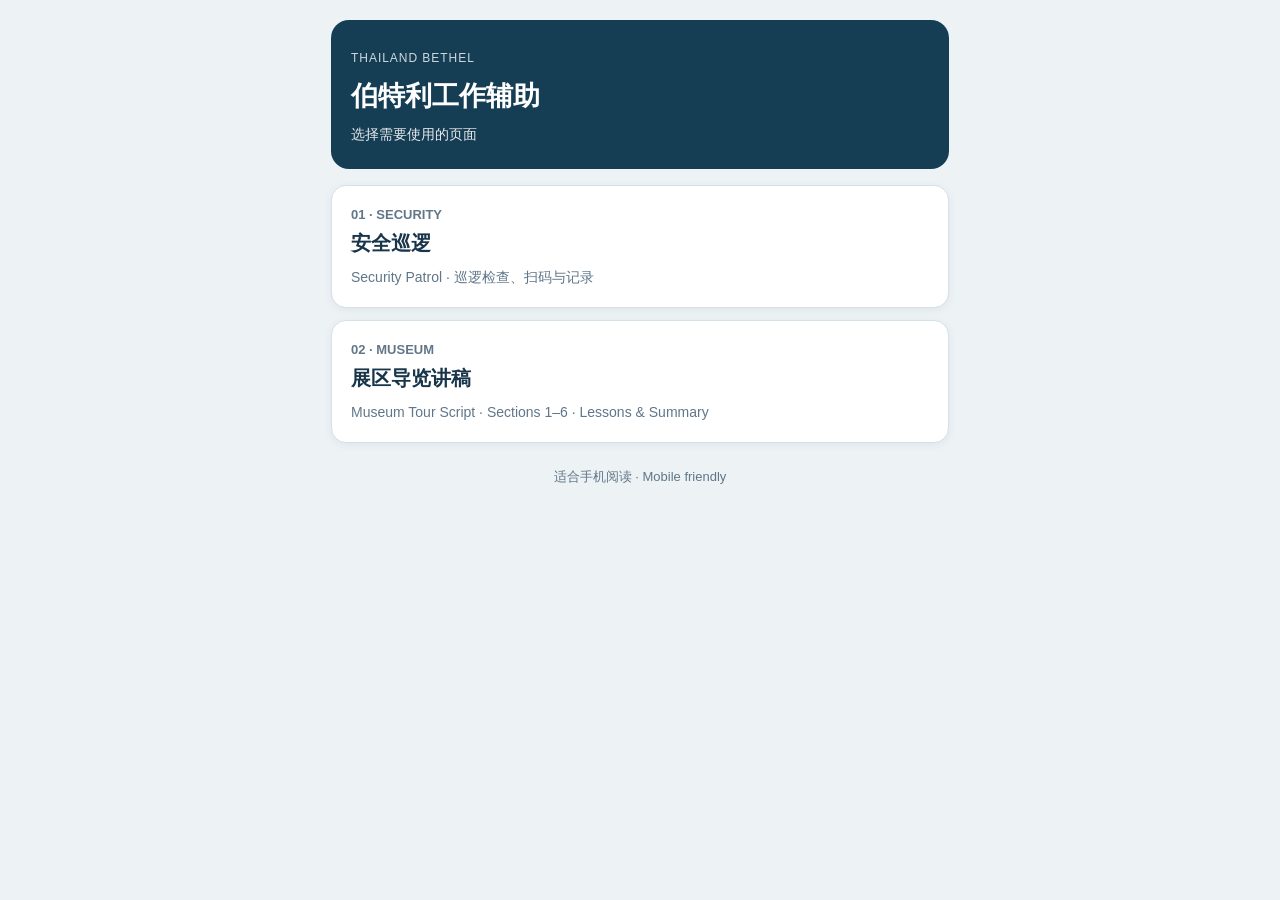
<file: index.html>
<!doctype html><html lang="zh-CN"><head><meta charset="utf-8"><meta name="viewport" content="width=device-width,initial-scale=1"><title>Thailand Bethel · Tools</title><style>:root{color-scheme:light dark}*{box-sizing:border-box}body{margin:0;background:#edf2f5;color:#1a3040;font:17px/1.6 -apple-system,BlinkMacSystemFont,"Segoe UI",sans-serif}.wrap{max-width:650px;margin:auto;padding:20px 16px 70px}.top{display:flex;justify-content:space-between;align-items:center;margin-bottom:16px}.back{color:#126177;text-decoration:none;font-weight:700;font-size:15px}.hero{background:#153d54;color:white;border-radius:18px;padding:23px 20px;margin-bottom:16px}.hero small{opacity:.8;font-size:12px;letter-spacing:.08em;text-transform:uppercase}.hero h1{font-size:27px;line-height:1.23;margin:10px 0}.hero p{font-size:14px;opacity:.9;margin:0}.tiles{display:grid;gap:12px}.tile{display:block;border-radius:15px;border:1px solid #d6e0e7;background:white;padding:19px;text-decoration:none;color:#19354a;text-align:left;cursor:pointer;width:100%;font:inherit;box-shadow:0 2px 8px #153d5411}.tile:focus-visible{outline:3px solid #1686a2}.tile strong{display:block;font-size:20px;line-height:1.35}.tile span{display:block;color:#617789;font-size:13px;margin-bottom:4px;font-weight:700}.tile em{display:block;font-style:normal;color:#607689;font-size:14px;margin-top:9px}.panel{background:#fff;border:1px solid #d8e2e8;border-radius:16px;padding:21px 18px;margin-top:12px}.panel h2{font-size:23px;line-height:1.24;margin:5px 0 16px}.entry{border-left:3px solid #d6e7ee;padding-left:13px;margin:19px 0}.entry h3{margin:0 0 6px;font-size:18px;line-height:1.35}.entry p{margin:6px 0 10px}.year{color:#08738b;font-weight:800}.note{background:#eaf4f6;border-radius:10px;padding:13px;margin:12px 0}.cue{font-size:11px;font-weight:800;color:#11647b;text-transform:uppercase;letter-spacing:.06em;display:block;margin-bottom:4px}.lesson{border-left:4px solid #168099;border-radius:0 10px 10px 0;background:#f1f7f9;padding:14px;margin:14px 0}.lesson p{font-size:15px;margin:5px 0}.pager{display:flex;gap:9px;margin:16px 0}.pager button{flex:1;min-width:0;border:1px solid #c8dae4;background:white;border-radius:10px;padding:12px 8px;font-weight:750;color:#175971;font-size:14px}.pager button:disabled{opacity:.3}.hidden{display:none!important}.minor{font-size:13px;color:#607689}.section-label{color:#15728b;text-transform:uppercase;letter-spacing:.09em;font-size:12px;font-weight:800}@media(prefers-color-scheme:dark){body{background:#18212b;color:#e9f0f4}.tile,.panel,.pager button{background:#263441;border-color:#405363;color:#e9f0f4}.tile em,.tile span,.minor{color:#b1c5d3}.note{background:#214352;color:#e9f0f4}.lesson{background:#253e49}.back{color:#8fd4e8}.entry{border-color:#36586a}}</style></head><body><main class="wrap"><header class="hero"><small>Thailand Bethel</small><h1>伯特利工作辅助</h1><p>选择需要使用的页面</p></header><div class="tiles"><a class="tile" href="Security%20Patrol.html"><span>01 · SECURITY</span><strong>安全巡逻</strong><em>Security Patrol · 巡逻检查、扫码与记录</em></a><a class="tile" href="tour.html"><span>02 · MUSEUM</span><strong>展区导览讲稿</strong><em>Museum Tour Script · Sections 1–6 · Lessons &amp; Summary</em></a></div><p class="minor" style="text-align:center;margin-top:24px">适合手机阅读 · Mobile friendly</p></main></body></html>
</file>
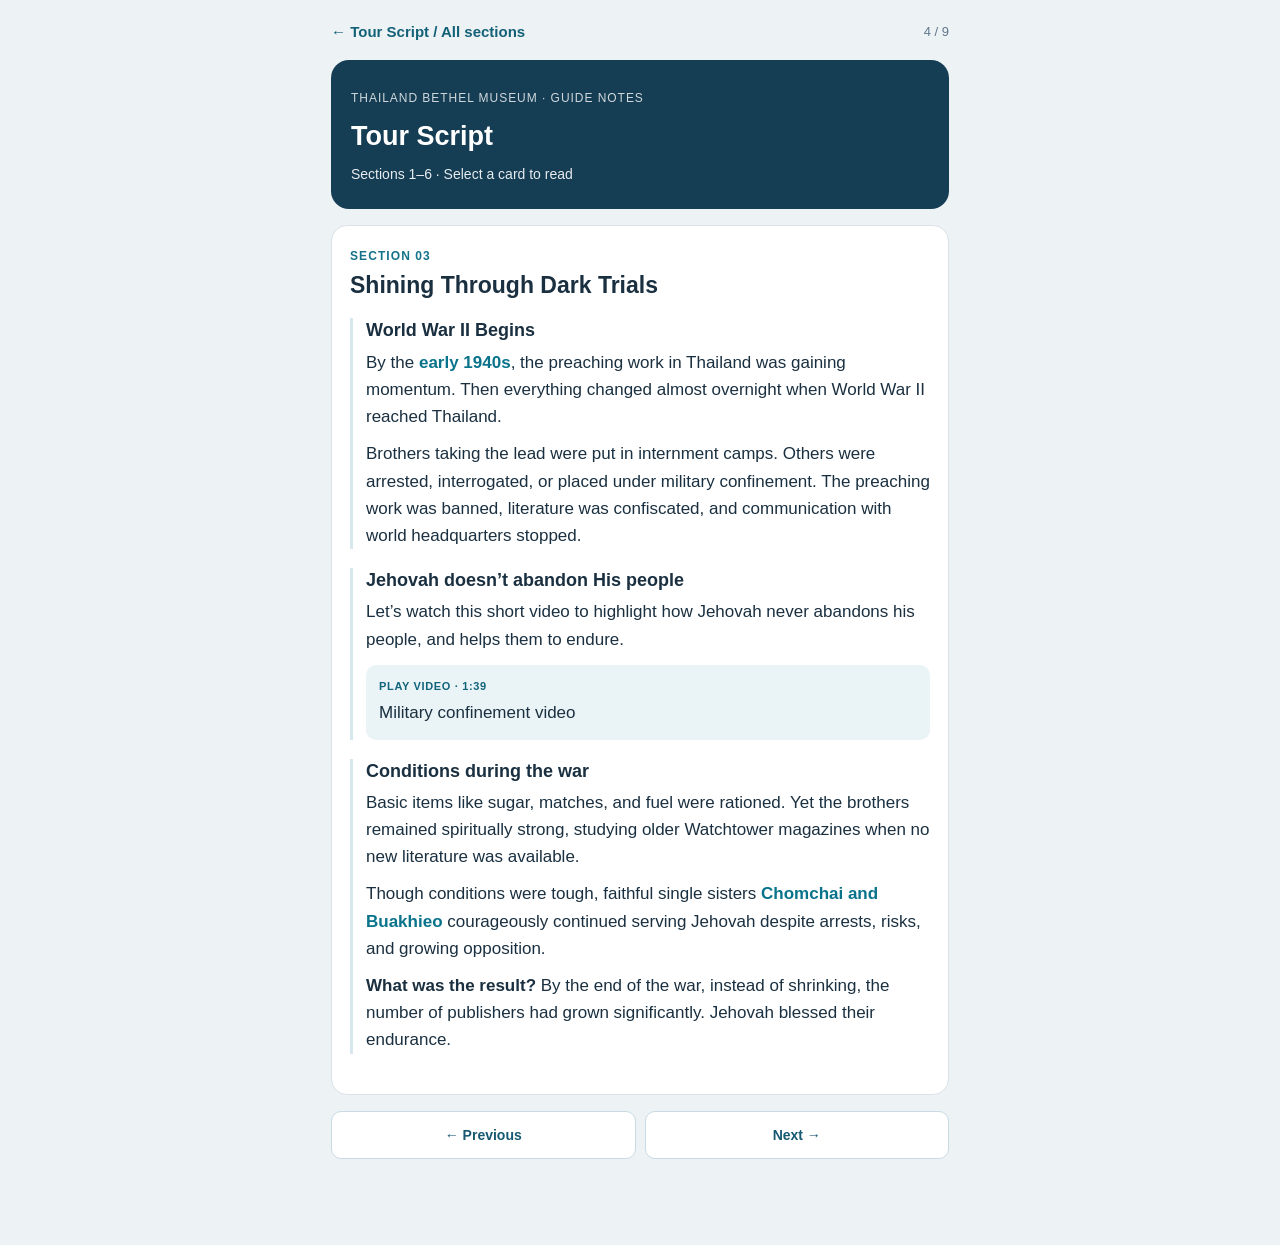
<file: museum-3.html>
<!doctype html><html lang="en"><head><meta charset="utf-8"><meta name="viewport" content="width=device-width,initial-scale=1"><style>:root{color-scheme:light dark}*{box-sizing:border-box}body{margin:0;background:#edf2f5;color:#1a3040;font:17px/1.6 -apple-system,BlinkMacSystemFont,"Segoe UI",sans-serif}.wrap{max-width:650px;margin:auto;padding:20px 16px 70px}.top{display:flex;justify-content:space-between;align-items:center;margin-bottom:16px}.back{color:#126177;text-decoration:none;font-weight:700;font-size:15px}.hero{background:#153d54;color:white;border-radius:18px;padding:23px 20px;margin-bottom:16px}.hero small{opacity:.8;font-size:12px;letter-spacing:.08em;text-transform:uppercase}.hero h1{font-size:27px;line-height:1.23;margin:10px 0}.hero p{font-size:14px;opacity:.9;margin:0}.tiles{display:grid;gap:12px}.tile{display:block;border-radius:15px;border:1px solid #d6e0e7;background:white;padding:19px;text-decoration:none;color:#19354a;text-align:left;cursor:pointer;width:100%;font:inherit;box-shadow:0 2px 8px #153d5411}.tile:focus-visible{outline:3px solid #1686a2}.tile strong{display:block;font-size:20px;line-height:1.35}.tile span{display:block;color:#617789;font-size:13px;margin-bottom:4px;font-weight:700}.tile em{display:block;font-style:normal;color:#607689;font-size:14px;margin-top:9px}.panel{background:#fff;border:1px solid #d8e2e8;border-radius:16px;padding:21px 18px;margin-top:12px}.panel h2{font-size:23px;line-height:1.24;margin:5px 0 16px}.entry{border-left:3px solid #d6e7ee;padding-left:13px;margin:19px 0}.entry h3{margin:0 0 6px;font-size:18px;line-height:1.35}.entry p{margin:6px 0 10px}.year{color:#08738b;font-weight:800}.note{background:#eaf4f6;border-radius:10px;padding:13px;margin:12px 0}.cue{font-size:11px;font-weight:800;color:#11647b;text-transform:uppercase;letter-spacing:.06em;display:block;margin-bottom:4px}.lesson{border-left:4px solid #168099;border-radius:0 10px 10px 0;background:#f1f7f9;padding:14px;margin:14px 0}.lesson p{font-size:15px;margin:5px 0}.pager{display:flex;gap:9px;margin:16px 0}.pager button{flex:1;min-width:0;border:1px solid #c8dae4;background:white;border-radius:10px;padding:12px 8px;font-weight:750;color:#175971;font-size:14px}.pager button:disabled{opacity:.3}.hidden{display:none!important}.minor{font-size:13px;color:#607689}.section-label{color:#15728b;text-transform:uppercase;letter-spacing:.09em;font-size:12px;font-weight:800}@media(prefers-color-scheme:dark){body{background:#18212b;color:#e9f0f4}.tile,.panel,.pager button{background:#263441;border-color:#405363;color:#e9f0f4}.tile em,.tile span,.minor{color:#b1c5d3}.note{background:#214352;color:#e9f0f4}.lesson{background:#253e49}.back{color:#8fd4e8}.entry{border-color:#36586a}}.pager a{flex:1;display:block;text-align:center;padding:12px 8px;border:1px solid var(--border,#c8dae4);border-radius:10px;background:#fff;color:#175971;text-decoration:none;font-weight:750;font-size:14px}@media(prefers-color-scheme:dark){.pager a{background:#263441;color:#e9f0f4;border-color:#405363}}.name{font-weight:800;color:#08738b}@media(prefers-color-scheme:dark){.name{color:#8fd4e8}}</style><title>Section 3 · Shining Through Dark Trials</title></head><body><main class="wrap"><div class="top"><a class="back" href="tour.html">← Tour Script / All sections</a><span class="minor">4 / 9</span></div><header class="hero"><small>THAILAND BETHEL MUSEUM · GUIDE NOTES</small><h1>Tour Script</h1><p>Sections 1–6 · Select a card to read</p></header><article class="panel"><div class="section-label">Section 03</div><h2>Shining Through Dark Trials</h2><div class="entry"><h3>World War II Begins</h3><p>By the <span class="year">early 1940s</span>, the preaching work in Thailand was gaining momentum. Then everything changed almost overnight when World War II reached Thailand.</p><p>Brothers taking the lead were put in internment camps. Others were arrested, interrogated, or placed under military confinement. The preaching work was banned, literature was confiscated, and communication with world headquarters stopped.</p></div><div class="entry"><h3>Jehovah doesn’t abandon His people</h3><p>Let’s watch this short video to highlight how Jehovah never abandons his people, and helps them to endure.</p><div class="note"><span class="cue">Play video · 1:39</span>Military confinement video</div></div><div class="entry"><h3>Conditions during the war</h3><p>Basic items like sugar, matches, and fuel were rationed. Yet the brothers remained spiritually strong, studying older Watchtower magazines when no new literature was available.</p><p>Though conditions were tough, faithful single sisters <span class="name">Chomchai and Buakhieo</span> courageously continued serving Jehovah despite arrests, risks, and growing opposition.</p><p><strong>What was the result?</strong> By the end of the war, instead of shrinking, the number of publishers had grown significantly. Jehovah blessed their endurance.</p></div></article><div class="pager"><a href="tour.html#lessons">← Previous</a><a href="museum-4.html">Next →</a></div></main></body></html>
</file>
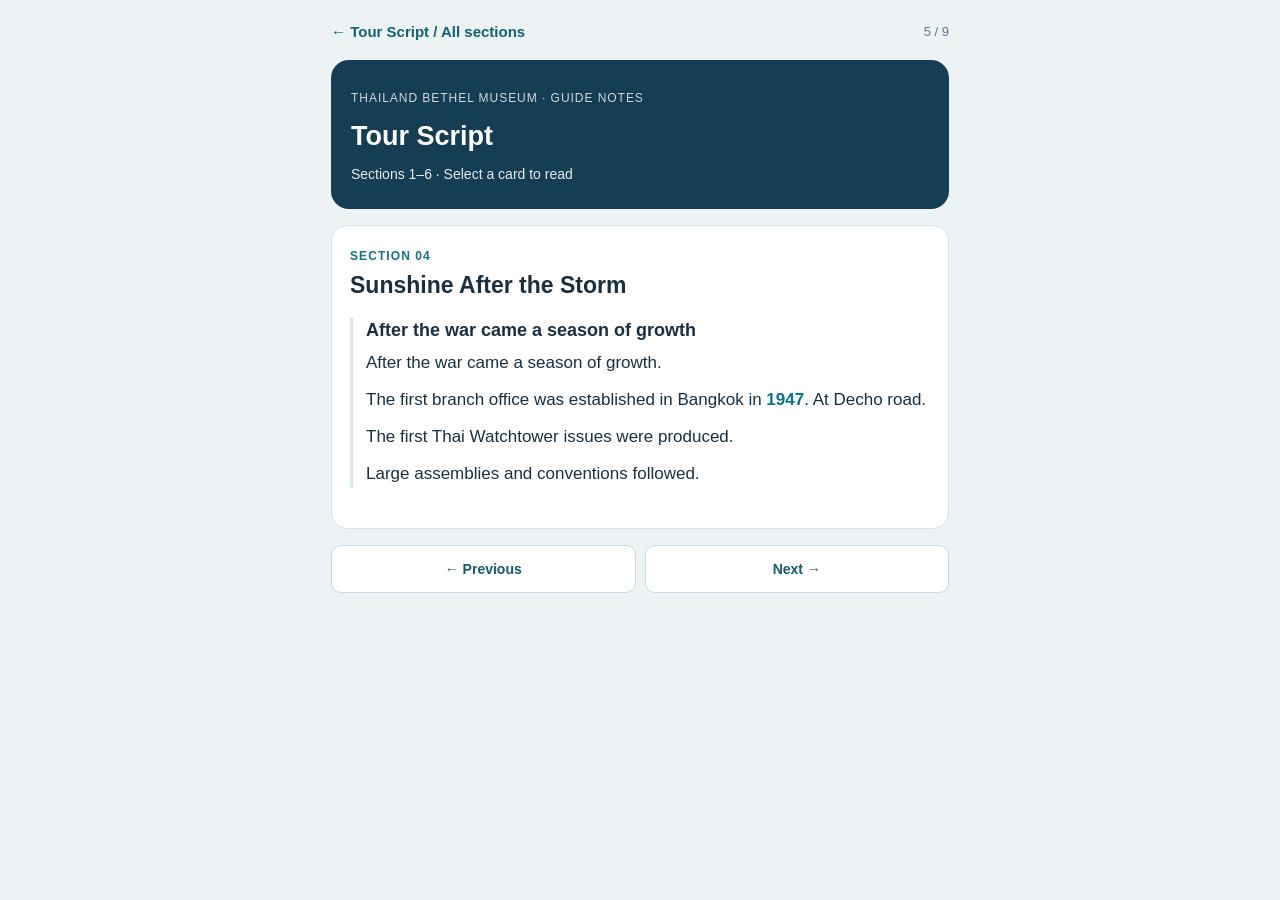
<file: museum-4.html>
<!doctype html><html lang="en"><head><meta charset="utf-8"><meta name="viewport" content="width=device-width,initial-scale=1"><style>:root{color-scheme:light dark}*{box-sizing:border-box}body{margin:0;background:#edf2f5;color:#1a3040;font:17px/1.6 -apple-system,BlinkMacSystemFont,"Segoe UI",sans-serif}.wrap{max-width:650px;margin:auto;padding:20px 16px 70px}.top{display:flex;justify-content:space-between;align-items:center;margin-bottom:16px}.back{color:#126177;text-decoration:none;font-weight:700;font-size:15px}.hero{background:#153d54;color:white;border-radius:18px;padding:23px 20px;margin-bottom:16px}.hero small{opacity:.8;font-size:12px;letter-spacing:.08em;text-transform:uppercase}.hero h1{font-size:27px;line-height:1.23;margin:10px 0}.hero p{font-size:14px;opacity:.9;margin:0}.tiles{display:grid;gap:12px}.tile{display:block;border-radius:15px;border:1px solid #d6e0e7;background:white;padding:19px;text-decoration:none;color:#19354a;text-align:left;cursor:pointer;width:100%;font:inherit;box-shadow:0 2px 8px #153d5411}.tile:focus-visible{outline:3px solid #1686a2}.tile strong{display:block;font-size:20px;line-height:1.35}.tile span{display:block;color:#617789;font-size:13px;margin-bottom:4px;font-weight:700}.tile em{display:block;font-style:normal;color:#607689;font-size:14px;margin-top:9px}.panel{background:#fff;border:1px solid #d8e2e8;border-radius:16px;padding:21px 18px;margin-top:12px}.panel h2{font-size:23px;line-height:1.24;margin:5px 0 16px}.entry{border-left:3px solid #d6e7ee;padding-left:13px;margin:19px 0}.entry h3{margin:0 0 6px;font-size:18px;line-height:1.35}.entry p{margin:6px 0 10px}.year{color:#08738b;font-weight:800}.note{background:#eaf4f6;border-radius:10px;padding:13px;margin:12px 0}.cue{font-size:11px;font-weight:800;color:#11647b;text-transform:uppercase;letter-spacing:.06em;display:block;margin-bottom:4px}.lesson{border-left:4px solid #168099;border-radius:0 10px 10px 0;background:#f1f7f9;padding:14px;margin:14px 0}.lesson p{font-size:15px;margin:5px 0}.pager{display:flex;gap:9px;margin:16px 0}.pager button{flex:1;min-width:0;border:1px solid #c8dae4;background:white;border-radius:10px;padding:12px 8px;font-weight:750;color:#175971;font-size:14px}.pager button:disabled{opacity:.3}.hidden{display:none!important}.minor{font-size:13px;color:#607689}.section-label{color:#15728b;text-transform:uppercase;letter-spacing:.09em;font-size:12px;font-weight:800}@media(prefers-color-scheme:dark){body{background:#18212b;color:#e9f0f4}.tile,.panel,.pager button{background:#263441;border-color:#405363;color:#e9f0f4}.tile em,.tile span,.minor{color:#b1c5d3}.note{background:#214352;color:#e9f0f4}.lesson{background:#253e49}.back{color:#8fd4e8}.entry{border-color:#36586a}}.pager a{flex:1;display:block;text-align:center;padding:12px 8px;border:1px solid var(--border,#c8dae4);border-radius:10px;background:#fff;color:#175971;text-decoration:none;font-weight:750;font-size:14px}@media(prefers-color-scheme:dark){.pager a{background:#263441;color:#e9f0f4;border-color:#405363}}.name{font-weight:800;color:#08738b}@media(prefers-color-scheme:dark){.name{color:#8fd4e8}}</style><title>Section 4 · Sunshine After the Storm</title></head><body><main class="wrap"><div class="top"><a class="back" href="tour.html">← Tour Script / All sections</a><span class="minor">5 / 9</span></div><header class="hero"><small>THAILAND BETHEL MUSEUM · GUIDE NOTES</small><h1>Tour Script</h1><p>Sections 1–6 · Select a card to read</p></header><article class="panel"><div class="section-label">Section 04</div><h2>Sunshine After the Storm</h2><div class="entry"><h3>After the war came a season of growth</h3><p>After the war came a season of growth.</p><p>The first branch office was established in Bangkok in <b><span class="year">1947</span></b>. At Decho road.</p><p>The first Thai Watchtower issues were produced.</p><p>Large assemblies and conventions followed.</p></div></article><div class="pager"><a href="museum-3.html">← Previous</a><a href="museum-lessons34.html">Next →</a></div></main></body></html>
</file>
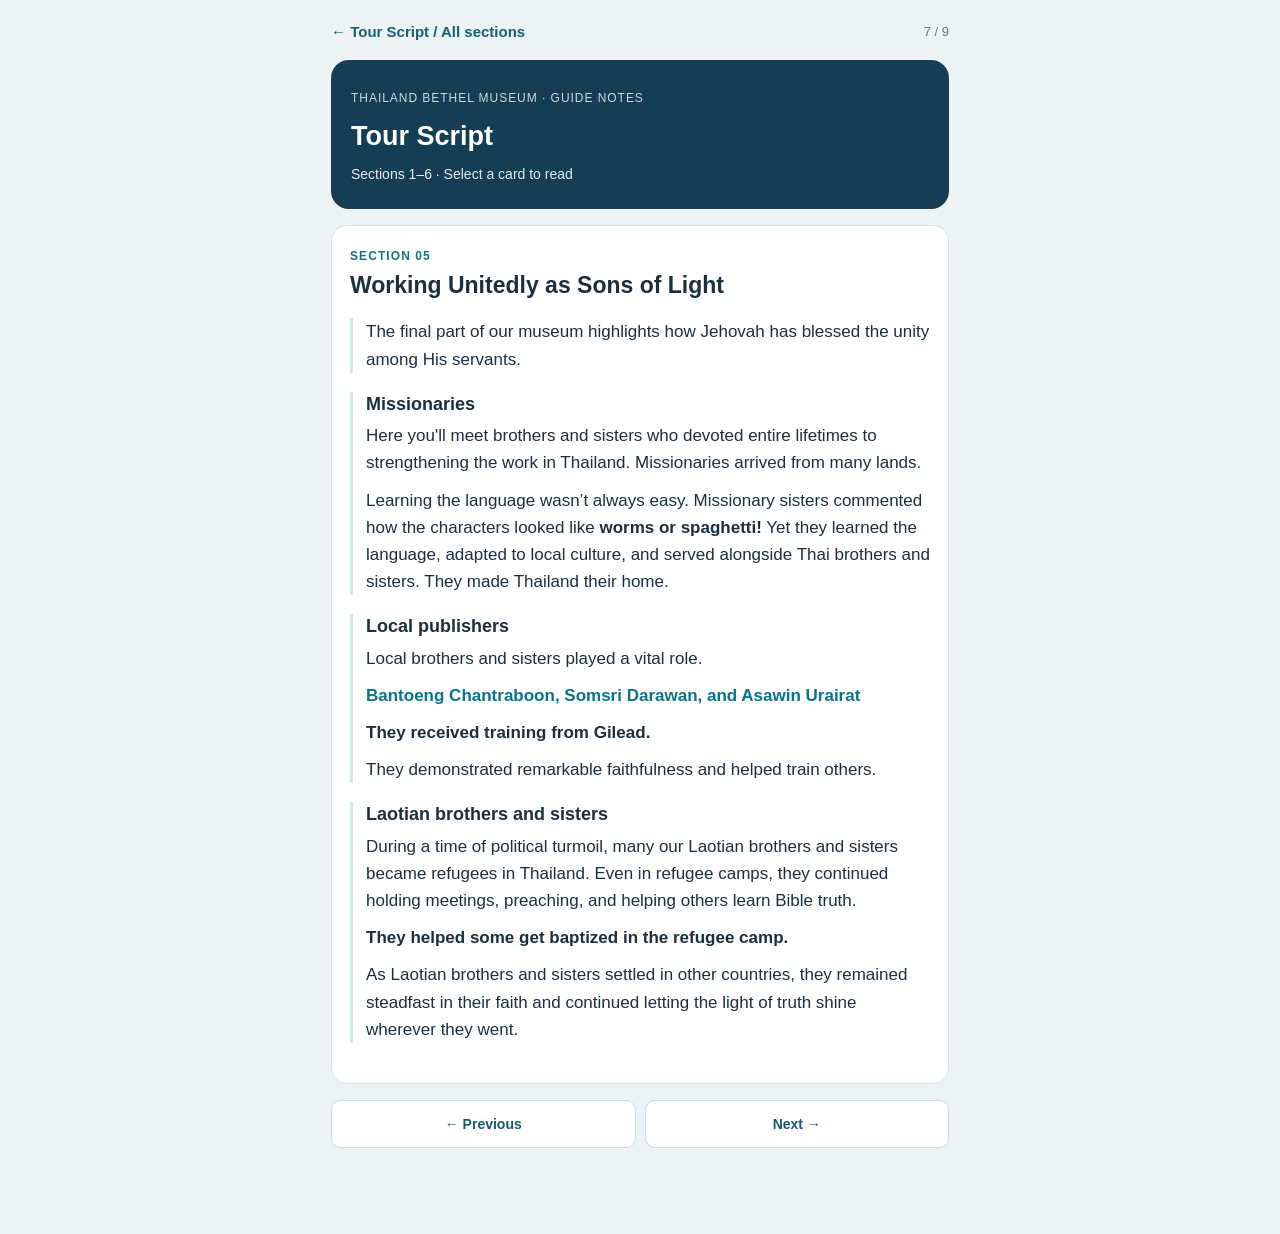
<file: museum-5.html>
<!doctype html><html lang="en"><head><meta charset="utf-8"><meta name="viewport" content="width=device-width,initial-scale=1"><style>:root{color-scheme:light dark}*{box-sizing:border-box}body{margin:0;background:#edf2f5;color:#1a3040;font:17px/1.6 -apple-system,BlinkMacSystemFont,"Segoe UI",sans-serif}.wrap{max-width:650px;margin:auto;padding:20px 16px 70px}.top{display:flex;justify-content:space-between;align-items:center;margin-bottom:16px}.back{color:#126177;text-decoration:none;font-weight:700;font-size:15px}.hero{background:#153d54;color:white;border-radius:18px;padding:23px 20px;margin-bottom:16px}.hero small{opacity:.8;font-size:12px;letter-spacing:.08em;text-transform:uppercase}.hero h1{font-size:27px;line-height:1.23;margin:10px 0}.hero p{font-size:14px;opacity:.9;margin:0}.tiles{display:grid;gap:12px}.tile{display:block;border-radius:15px;border:1px solid #d6e0e7;background:white;padding:19px;text-decoration:none;color:#19354a;text-align:left;cursor:pointer;width:100%;font:inherit;box-shadow:0 2px 8px #153d5411}.tile:focus-visible{outline:3px solid #1686a2}.tile strong{display:block;font-size:20px;line-height:1.35}.tile span{display:block;color:#617789;font-size:13px;margin-bottom:4px;font-weight:700}.tile em{display:block;font-style:normal;color:#607689;font-size:14px;margin-top:9px}.panel{background:#fff;border:1px solid #d8e2e8;border-radius:16px;padding:21px 18px;margin-top:12px}.panel h2{font-size:23px;line-height:1.24;margin:5px 0 16px}.entry{border-left:3px solid #d6e7ee;padding-left:13px;margin:19px 0}.entry h3{margin:0 0 6px;font-size:18px;line-height:1.35}.entry p{margin:6px 0 10px}.year{color:#08738b;font-weight:800}.note{background:#eaf4f6;border-radius:10px;padding:13px;margin:12px 0}.cue{font-size:11px;font-weight:800;color:#11647b;text-transform:uppercase;letter-spacing:.06em;display:block;margin-bottom:4px}.lesson{border-left:4px solid #168099;border-radius:0 10px 10px 0;background:#f1f7f9;padding:14px;margin:14px 0}.lesson p{font-size:15px;margin:5px 0}.pager{display:flex;gap:9px;margin:16px 0}.pager button{flex:1;min-width:0;border:1px solid #c8dae4;background:white;border-radius:10px;padding:12px 8px;font-weight:750;color:#175971;font-size:14px}.pager button:disabled{opacity:.3}.hidden{display:none!important}.minor{font-size:13px;color:#607689}.section-label{color:#15728b;text-transform:uppercase;letter-spacing:.09em;font-size:12px;font-weight:800}@media(prefers-color-scheme:dark){body{background:#18212b;color:#e9f0f4}.tile,.panel,.pager button{background:#263441;border-color:#405363;color:#e9f0f4}.tile em,.tile span,.minor{color:#b1c5d3}.note{background:#214352;color:#e9f0f4}.lesson{background:#253e49}.back{color:#8fd4e8}.entry{border-color:#36586a}}.pager a{flex:1;display:block;text-align:center;padding:12px 8px;border:1px solid var(--border,#c8dae4);border-radius:10px;background:#fff;color:#175971;text-decoration:none;font-weight:750;font-size:14px}@media(prefers-color-scheme:dark){.pager a{background:#263441;color:#e9f0f4;border-color:#405363}}.name{font-weight:800;color:#08738b}@media(prefers-color-scheme:dark){.name{color:#8fd4e8}}</style><title>Section 5 · Working Unitedly as Sons of Light</title></head><body><main class="wrap"><div class="top"><a class="back" href="tour.html">← Tour Script / All sections</a><span class="minor">7 / 9</span></div><header class="hero"><small>THAILAND BETHEL MUSEUM · GUIDE NOTES</small><h1>Tour Script</h1><p>Sections 1–6 · Select a card to read</p></header><article class="panel"><div class="section-label">Section 05</div><h2>Working Unitedly as Sons of Light</h2><div class="entry"><p>The final part of our museum highlights how Jehovah has blessed the unity among His servants.</p></div><div class="entry"><h3>Missionaries</h3><p>Here you'll meet brothers and sisters who devoted entire lifetimes to strengthening the work in Thailand. Missionaries arrived from many lands.</p><p>Learning the language wasn’t always easy. Missionary sisters commented how the characters looked like <strong>worms or spaghetti!</strong> Yet they learned the language, adapted to local culture, and served alongside Thai brothers and sisters. They made Thailand their home.</p></div><div class="entry"><h3>Local publishers</h3><p>Local brothers and sisters played a vital role.</p><p><b><span class="name">Bantoeng Chantraboon, Somsri Darawan, and Asawin Urairat</span></b></p><p><strong>They received training from Gilead.</strong></p><p>They demonstrated remarkable faithfulness and helped train others.</p></div><div class="entry"><h3>Laotian brothers and sisters</h3><p>During a time of political turmoil, many our Laotian brothers and sisters became refugees in Thailand. Even in refugee camps, they continued holding meetings, preaching, and helping others learn Bible truth.</p><p><strong>They helped some get baptized in the refugee camp.</strong></p><p>As Laotian brothers and sisters settled in other countries, they remained steadfast in their faith and continued letting the light of truth shine wherever they went.</p></div></article><div class="pager"><a href="museum-lessons34.html">← Previous</a><a href="museum-6.html">Next →</a></div></main></body></html>
</file>
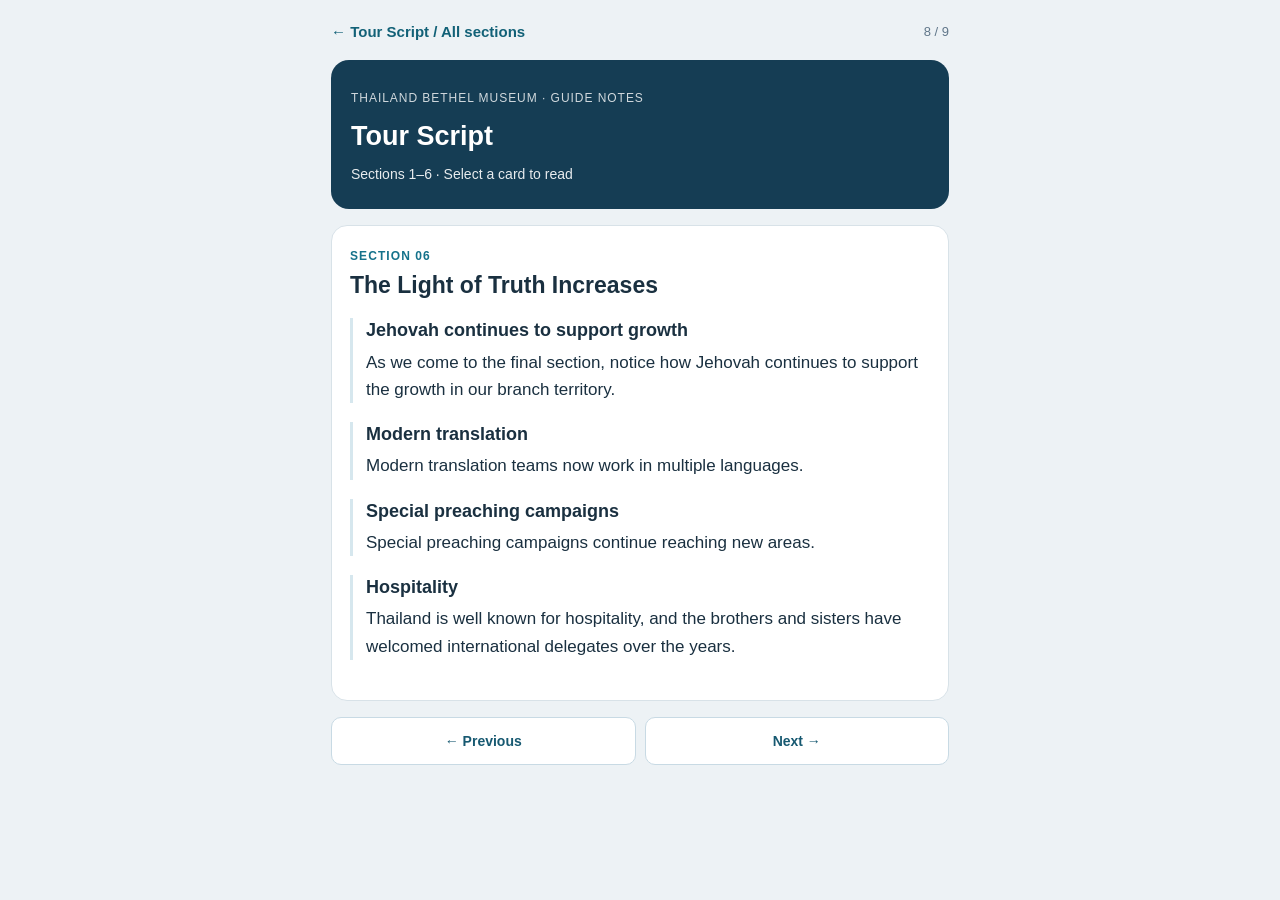
<file: museum-6.html>
<!doctype html><html lang="en"><head><meta charset="utf-8"><meta name="viewport" content="width=device-width,initial-scale=1"><style>:root{color-scheme:light dark}*{box-sizing:border-box}body{margin:0;background:#edf2f5;color:#1a3040;font:17px/1.6 -apple-system,BlinkMacSystemFont,"Segoe UI",sans-serif}.wrap{max-width:650px;margin:auto;padding:20px 16px 70px}.top{display:flex;justify-content:space-between;align-items:center;margin-bottom:16px}.back{color:#126177;text-decoration:none;font-weight:700;font-size:15px}.hero{background:#153d54;color:white;border-radius:18px;padding:23px 20px;margin-bottom:16px}.hero small{opacity:.8;font-size:12px;letter-spacing:.08em;text-transform:uppercase}.hero h1{font-size:27px;line-height:1.23;margin:10px 0}.hero p{font-size:14px;opacity:.9;margin:0}.tiles{display:grid;gap:12px}.tile{display:block;border-radius:15px;border:1px solid #d6e0e7;background:white;padding:19px;text-decoration:none;color:#19354a;text-align:left;cursor:pointer;width:100%;font:inherit;box-shadow:0 2px 8px #153d5411}.tile:focus-visible{outline:3px solid #1686a2}.tile strong{display:block;font-size:20px;line-height:1.35}.tile span{display:block;color:#617789;font-size:13px;margin-bottom:4px;font-weight:700}.tile em{display:block;font-style:normal;color:#607689;font-size:14px;margin-top:9px}.panel{background:#fff;border:1px solid #d8e2e8;border-radius:16px;padding:21px 18px;margin-top:12px}.panel h2{font-size:23px;line-height:1.24;margin:5px 0 16px}.entry{border-left:3px solid #d6e7ee;padding-left:13px;margin:19px 0}.entry h3{margin:0 0 6px;font-size:18px;line-height:1.35}.entry p{margin:6px 0 10px}.year{color:#08738b;font-weight:800}.note{background:#eaf4f6;border-radius:10px;padding:13px;margin:12px 0}.cue{font-size:11px;font-weight:800;color:#11647b;text-transform:uppercase;letter-spacing:.06em;display:block;margin-bottom:4px}.lesson{border-left:4px solid #168099;border-radius:0 10px 10px 0;background:#f1f7f9;padding:14px;margin:14px 0}.lesson p{font-size:15px;margin:5px 0}.pager{display:flex;gap:9px;margin:16px 0}.pager button{flex:1;min-width:0;border:1px solid #c8dae4;background:white;border-radius:10px;padding:12px 8px;font-weight:750;color:#175971;font-size:14px}.pager button:disabled{opacity:.3}.hidden{display:none!important}.minor{font-size:13px;color:#607689}.section-label{color:#15728b;text-transform:uppercase;letter-spacing:.09em;font-size:12px;font-weight:800}@media(prefers-color-scheme:dark){body{background:#18212b;color:#e9f0f4}.tile,.panel,.pager button{background:#263441;border-color:#405363;color:#e9f0f4}.tile em,.tile span,.minor{color:#b1c5d3}.note{background:#214352;color:#e9f0f4}.lesson{background:#253e49}.back{color:#8fd4e8}.entry{border-color:#36586a}}.pager a{flex:1;display:block;text-align:center;padding:12px 8px;border:1px solid var(--border,#c8dae4);border-radius:10px;background:#fff;color:#175971;text-decoration:none;font-weight:750;font-size:14px}@media(prefers-color-scheme:dark){.pager a{background:#263441;color:#e9f0f4;border-color:#405363}}.name{font-weight:800;color:#08738b}@media(prefers-color-scheme:dark){.name{color:#8fd4e8}}</style><title>Section 6 · The Light of Truth Increases</title></head><body><main class="wrap"><div class="top"><a class="back" href="tour.html">← Tour Script / All sections</a><span class="minor">8 / 9</span></div><header class="hero"><small>THAILAND BETHEL MUSEUM · GUIDE NOTES</small><h1>Tour Script</h1><p>Sections 1–6 · Select a card to read</p></header><article class="panel"><div class="section-label">Section 06</div><h2>The Light of Truth Increases</h2><div class="entry"><h3>Jehovah continues to support growth</h3><p>As we come to the final section, notice how Jehovah continues to support the growth in our branch territory.</p></div><div class="entry"><h3>Modern translation</h3><p>Modern translation teams now work in multiple languages.</p></div><div class="entry"><h3>Special preaching campaigns</h3><p>Special preaching campaigns continue reaching new areas.</p></div><div class="entry"><h3>Hospitality</h3><p>Thailand is well known for hospitality, and the brothers and sisters have welcomed international delegates over the years.</p></div></article><div class="pager"><a href="museum-5.html">← Previous</a><a href="museum-summary.html">Next →</a></div></main></body></html>
</file>
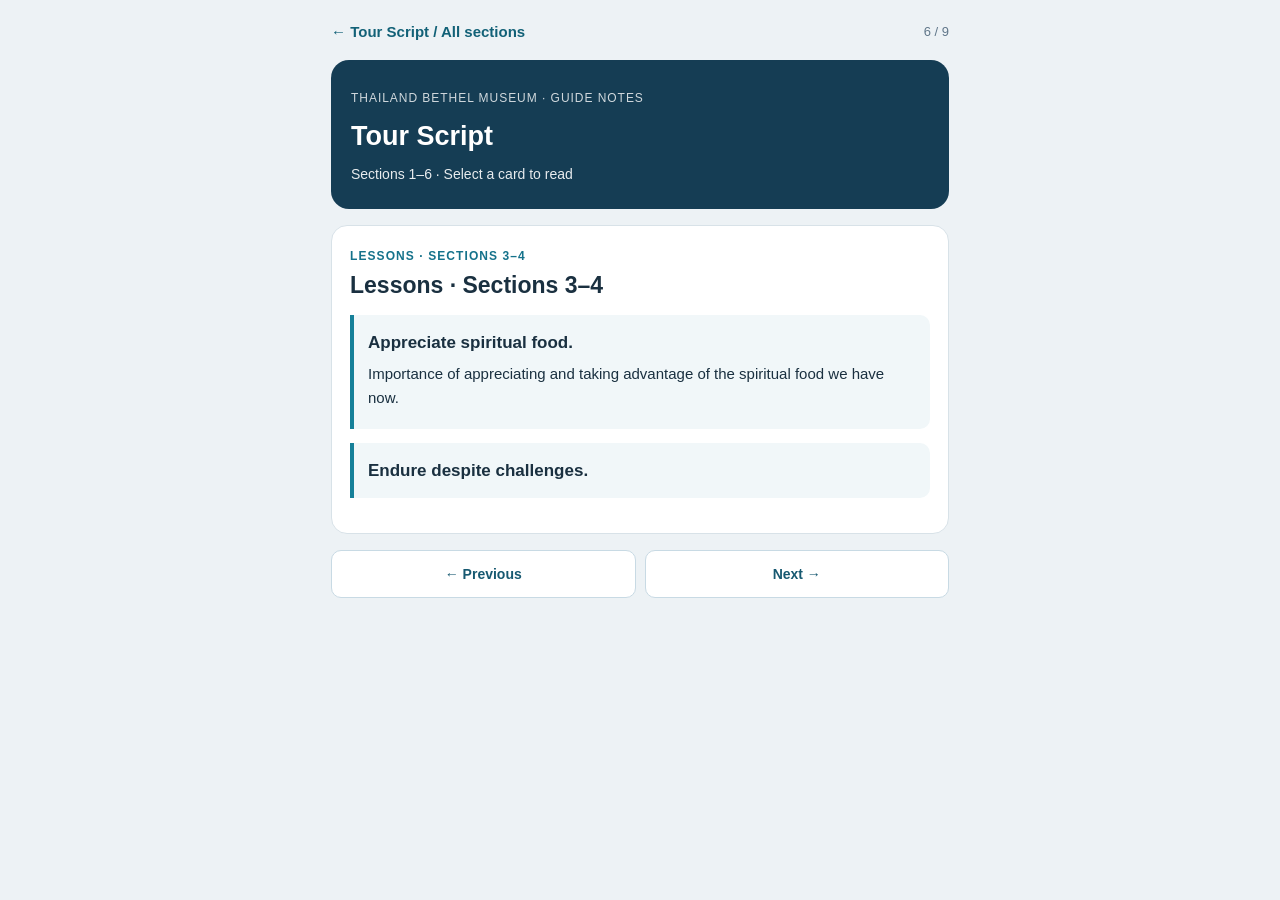
<file: museum-lessons34.html>
<!doctype html><html lang="en"><head><meta charset="utf-8"><meta name="viewport" content="width=device-width,initial-scale=1"><style>:root{color-scheme:light dark}*{box-sizing:border-box}body{margin:0;background:#edf2f5;color:#1a3040;font:17px/1.6 -apple-system,BlinkMacSystemFont,"Segoe UI",sans-serif}.wrap{max-width:650px;margin:auto;padding:20px 16px 70px}.top{display:flex;justify-content:space-between;align-items:center;margin-bottom:16px}.back{color:#126177;text-decoration:none;font-weight:700;font-size:15px}.hero{background:#153d54;color:white;border-radius:18px;padding:23px 20px;margin-bottom:16px}.hero small{opacity:.8;font-size:12px;letter-spacing:.08em;text-transform:uppercase}.hero h1{font-size:27px;line-height:1.23;margin:10px 0}.hero p{font-size:14px;opacity:.9;margin:0}.tiles{display:grid;gap:12px}.tile{display:block;border-radius:15px;border:1px solid #d6e0e7;background:white;padding:19px;text-decoration:none;color:#19354a;text-align:left;cursor:pointer;width:100%;font:inherit;box-shadow:0 2px 8px #153d5411}.tile:focus-visible{outline:3px solid #1686a2}.tile strong{display:block;font-size:20px;line-height:1.35}.tile span{display:block;color:#617789;font-size:13px;margin-bottom:4px;font-weight:700}.tile em{display:block;font-style:normal;color:#607689;font-size:14px;margin-top:9px}.panel{background:#fff;border:1px solid #d8e2e8;border-radius:16px;padding:21px 18px;margin-top:12px}.panel h2{font-size:23px;line-height:1.24;margin:5px 0 16px}.entry{border-left:3px solid #d6e7ee;padding-left:13px;margin:19px 0}.entry h3{margin:0 0 6px;font-size:18px;line-height:1.35}.entry p{margin:6px 0 10px}.year{color:#08738b;font-weight:800}.note{background:#eaf4f6;border-radius:10px;padding:13px;margin:12px 0}.cue{font-size:11px;font-weight:800;color:#11647b;text-transform:uppercase;letter-spacing:.06em;display:block;margin-bottom:4px}.lesson{border-left:4px solid #168099;border-radius:0 10px 10px 0;background:#f1f7f9;padding:14px;margin:14px 0}.lesson p{font-size:15px;margin:5px 0}.pager{display:flex;gap:9px;margin:16px 0}.pager button{flex:1;min-width:0;border:1px solid #c8dae4;background:white;border-radius:10px;padding:12px 8px;font-weight:750;color:#175971;font-size:14px}.pager button:disabled{opacity:.3}.hidden{display:none!important}.minor{font-size:13px;color:#607689}.section-label{color:#15728b;text-transform:uppercase;letter-spacing:.09em;font-size:12px;font-weight:800}@media(prefers-color-scheme:dark){body{background:#18212b;color:#e9f0f4}.tile,.panel,.pager button{background:#263441;border-color:#405363;color:#e9f0f4}.tile em,.tile span,.minor{color:#b1c5d3}.note{background:#214352;color:#e9f0f4}.lesson{background:#253e49}.back{color:#8fd4e8}.entry{border-color:#36586a}}.pager a{flex:1;display:block;text-align:center;padding:12px 8px;border:1px solid var(--border,#c8dae4);border-radius:10px;background:#fff;color:#175971;text-decoration:none;font-weight:750;font-size:14px}@media(prefers-color-scheme:dark){.pager a{background:#263441;color:#e9f0f4;border-color:#405363}}.name{font-weight:800;color:#08738b}@media(prefers-color-scheme:dark){.name{color:#8fd4e8}}</style><title>Lessons · Sections 3–4</title></head><body><main class="wrap"><div class="top"><a class="back" href="tour.html">← Tour Script / All sections</a><span class="minor">6 / 9</span></div><header class="hero"><small>THAILAND BETHEL MUSEUM · GUIDE NOTES</small><h1>Tour Script</h1><p>Sections 1–6 · Select a card to read</p></header><article class="panel"><div class="section-label">Lessons · Sections 3–4</div><h2>Lessons · Sections 3–4</h2><div class="lesson"><strong>Appreciate spiritual food.</strong><p>Importance of appreciating and taking advantage of the spiritual food we have now.</p></div><div class="lesson"><strong>Endure despite challenges.</strong></div></article><div class="pager"><a href="museum-4.html">← Previous</a><a href="museum-5.html">Next →</a></div></main></body></html>
</file>
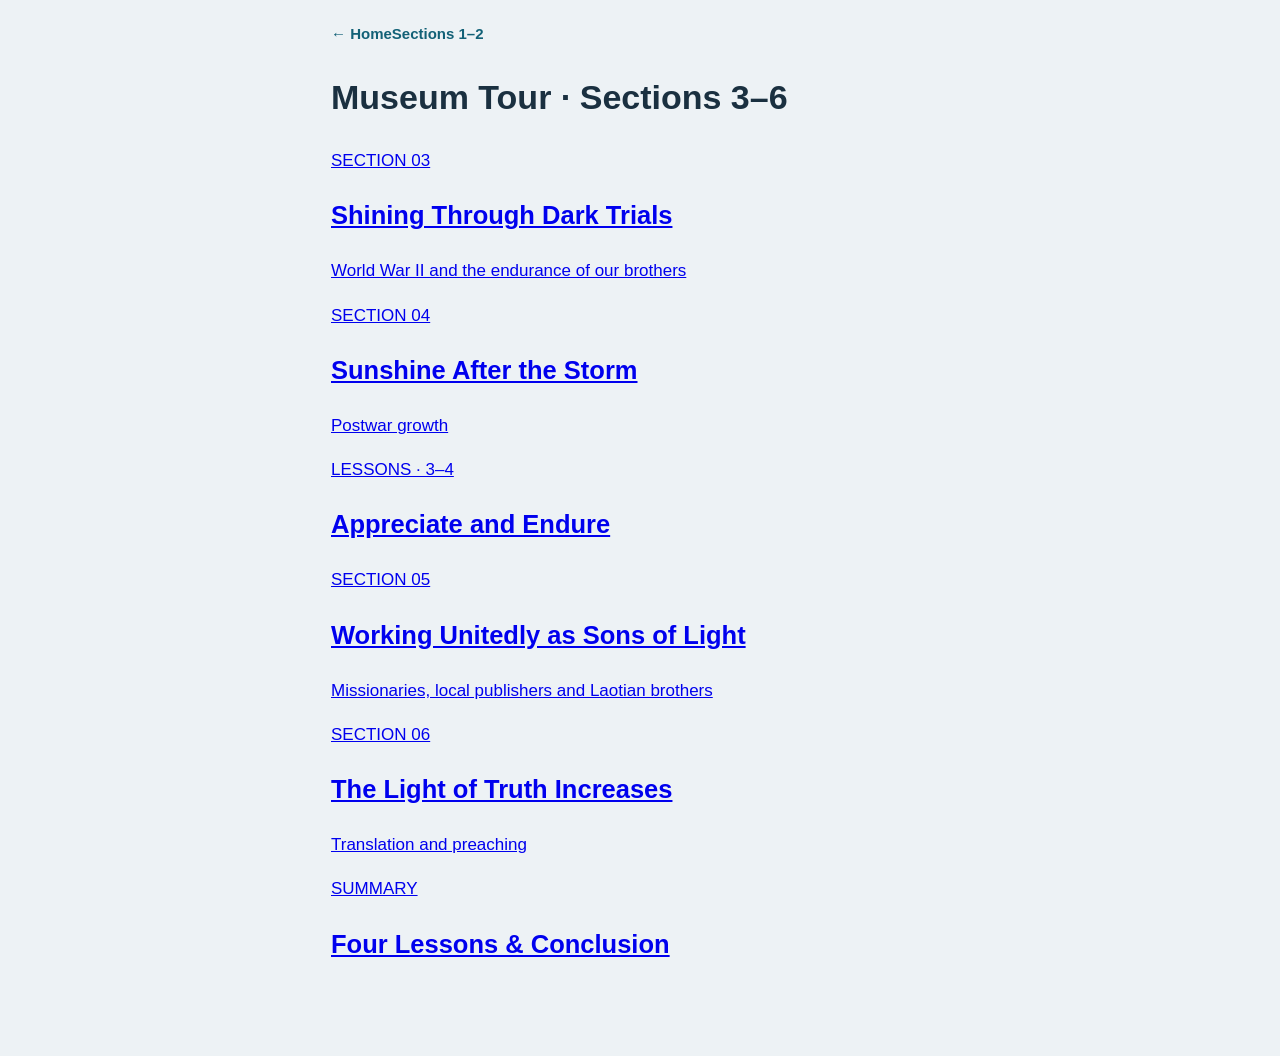
<file: museum-more.html>
<!doctype html><html lang="en"><head><meta charset="utf-8"><meta name="viewport" content="width=device-width,initial-scale=1"><link rel="stylesheet" href="museum-style.css"><title>Museum Guide · Sections 3–6</title></head><body><main class="wrap"><a class="back" href="index.html">← Home</a><a class="back" href="tour.html">Sections 1–2</a><h1>Museum Tour · Sections 3–6</h1><a class="card" href="museum-3.html"><span class="tag">SECTION 03</span><h2>Shining Through Dark Trials</h2><p>World War II and the endurance of our brothers</p></a><a class="card" href="museum-4.html"><span class="tag">SECTION 04</span><h2>Sunshine After the Storm</h2><p>Postwar growth</p></a><a class="card" href="museum-lessons34.html"><span class="tag">LESSONS · 3–4</span><h2>Appreciate and Endure</h2></a><a class="card" href="museum-5.html"><span class="tag">SECTION 05</span><h2>Working Unitedly as Sons of Light</h2><p>Missionaries, local publishers and Laotian brothers</p></a><a class="card" href="museum-6.html"><span class="tag">SECTION 06</span><h2>The Light of Truth Increases</h2><p>Translation and preaching</p></a><a class="card" href="museum-summary.html"><span class="tag">SUMMARY</span><h2>Four Lessons &amp; Conclusion</h2></a></main></body></html>
</file>
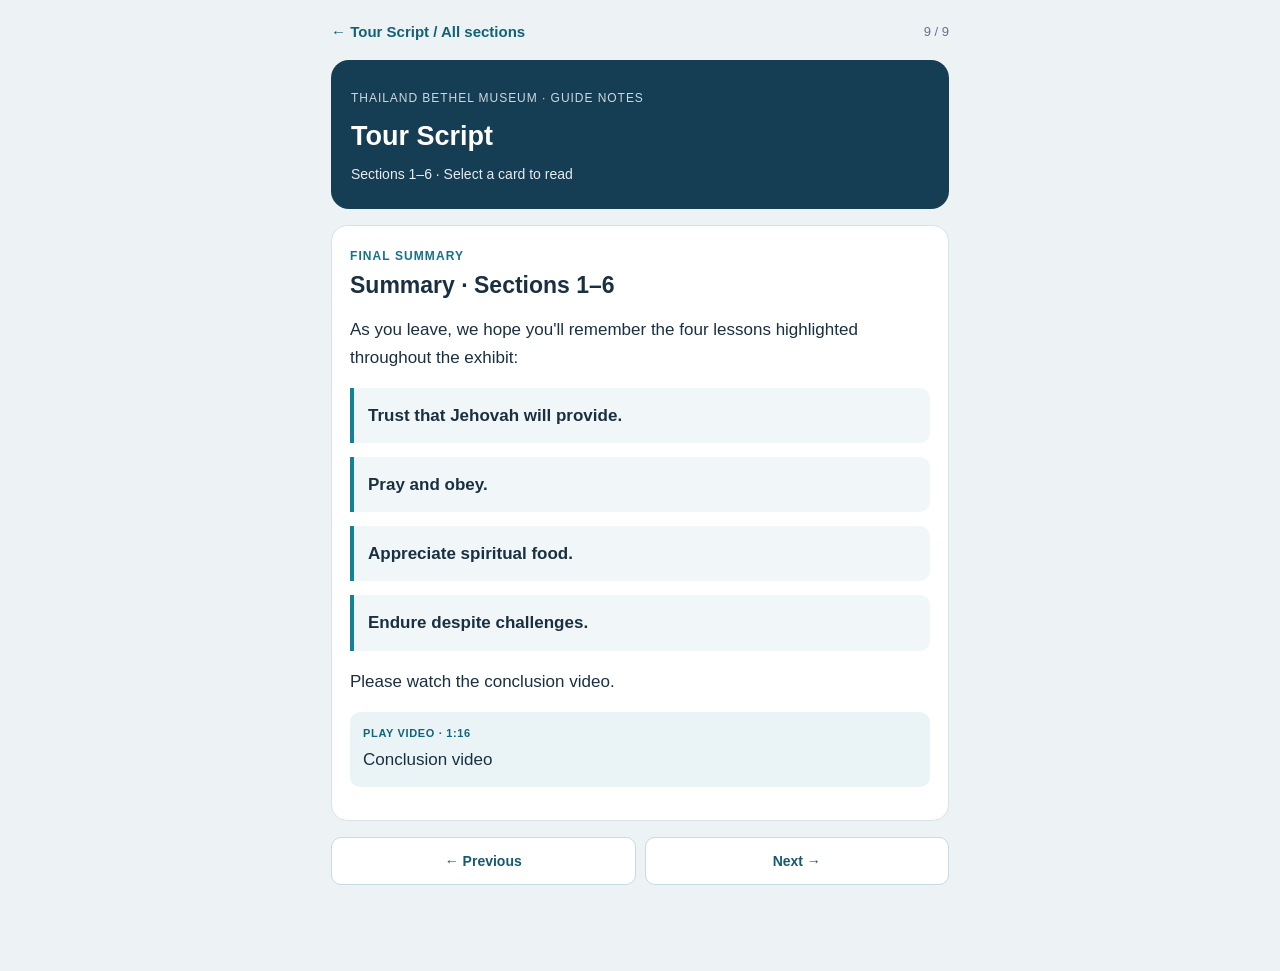
<file: museum-summary.html>
<!doctype html><html lang="en"><head><meta charset="utf-8"><meta name="viewport" content="width=device-width,initial-scale=1"><style>:root{color-scheme:light dark}*{box-sizing:border-box}body{margin:0;background:#edf2f5;color:#1a3040;font:17px/1.6 -apple-system,BlinkMacSystemFont,"Segoe UI",sans-serif}.wrap{max-width:650px;margin:auto;padding:20px 16px 70px}.top{display:flex;justify-content:space-between;align-items:center;margin-bottom:16px}.back{color:#126177;text-decoration:none;font-weight:700;font-size:15px}.hero{background:#153d54;color:white;border-radius:18px;padding:23px 20px;margin-bottom:16px}.hero small{opacity:.8;font-size:12px;letter-spacing:.08em;text-transform:uppercase}.hero h1{font-size:27px;line-height:1.23;margin:10px 0}.hero p{font-size:14px;opacity:.9;margin:0}.tiles{display:grid;gap:12px}.tile{display:block;border-radius:15px;border:1px solid #d6e0e7;background:white;padding:19px;text-decoration:none;color:#19354a;text-align:left;cursor:pointer;width:100%;font:inherit;box-shadow:0 2px 8px #153d5411}.tile:focus-visible{outline:3px solid #1686a2}.tile strong{display:block;font-size:20px;line-height:1.35}.tile span{display:block;color:#617789;font-size:13px;margin-bottom:4px;font-weight:700}.tile em{display:block;font-style:normal;color:#607689;font-size:14px;margin-top:9px}.panel{background:#fff;border:1px solid #d8e2e8;border-radius:16px;padding:21px 18px;margin-top:12px}.panel h2{font-size:23px;line-height:1.24;margin:5px 0 16px}.entry{border-left:3px solid #d6e7ee;padding-left:13px;margin:19px 0}.entry h3{margin:0 0 6px;font-size:18px;line-height:1.35}.entry p{margin:6px 0 10px}.year{color:#08738b;font-weight:800}.note{background:#eaf4f6;border-radius:10px;padding:13px;margin:12px 0}.cue{font-size:11px;font-weight:800;color:#11647b;text-transform:uppercase;letter-spacing:.06em;display:block;margin-bottom:4px}.lesson{border-left:4px solid #168099;border-radius:0 10px 10px 0;background:#f1f7f9;padding:14px;margin:14px 0}.lesson p{font-size:15px;margin:5px 0}.pager{display:flex;gap:9px;margin:16px 0}.pager button{flex:1;min-width:0;border:1px solid #c8dae4;background:white;border-radius:10px;padding:12px 8px;font-weight:750;color:#175971;font-size:14px}.pager button:disabled{opacity:.3}.hidden{display:none!important}.minor{font-size:13px;color:#607689}.section-label{color:#15728b;text-transform:uppercase;letter-spacing:.09em;font-size:12px;font-weight:800}@media(prefers-color-scheme:dark){body{background:#18212b;color:#e9f0f4}.tile,.panel,.pager button{background:#263441;border-color:#405363;color:#e9f0f4}.tile em,.tile span,.minor{color:#b1c5d3}.note{background:#214352;color:#e9f0f4}.lesson{background:#253e49}.back{color:#8fd4e8}.entry{border-color:#36586a}}.pager a{flex:1;display:block;text-align:center;padding:12px 8px;border:1px solid var(--border,#c8dae4);border-radius:10px;background:#fff;color:#175971;text-decoration:none;font-weight:750;font-size:14px}@media(prefers-color-scheme:dark){.pager a{background:#263441;color:#e9f0f4;border-color:#405363}}.name{font-weight:800;color:#08738b}@media(prefers-color-scheme:dark){.name{color:#8fd4e8}}</style><title>Summary · Sections 1–6</title></head><body><main class="wrap"><div class="top"><a class="back" href="tour.html">← Tour Script / All sections</a><span class="minor">9 / 9</span></div><header class="hero"><small>THAILAND BETHEL MUSEUM · GUIDE NOTES</small><h1>Tour Script</h1><p>Sections 1–6 · Select a card to read</p></header><article class="panel"><div class="section-label">Final Summary</div><h2>Summary · Sections 1–6</h2><p>As you leave, we hope you'll remember the four lessons highlighted throughout the exhibit:</p><div class="lesson"><strong>Trust that Jehovah will provide.</strong></div><div class="lesson"><strong>Pray and obey.</strong></div><div class="lesson"><strong>Appreciate spiritual food.</strong></div><div class="lesson"><strong>Endure despite challenges.</strong></div><p>Please watch the conclusion video.</p><div class="note"><span class="cue">Play video · 1:16</span>Conclusion video</div></article><div class="pager"><a href="museum-6.html">← Previous</a><a href="tour.html">Next →</a></div></main></body></html>
</file>
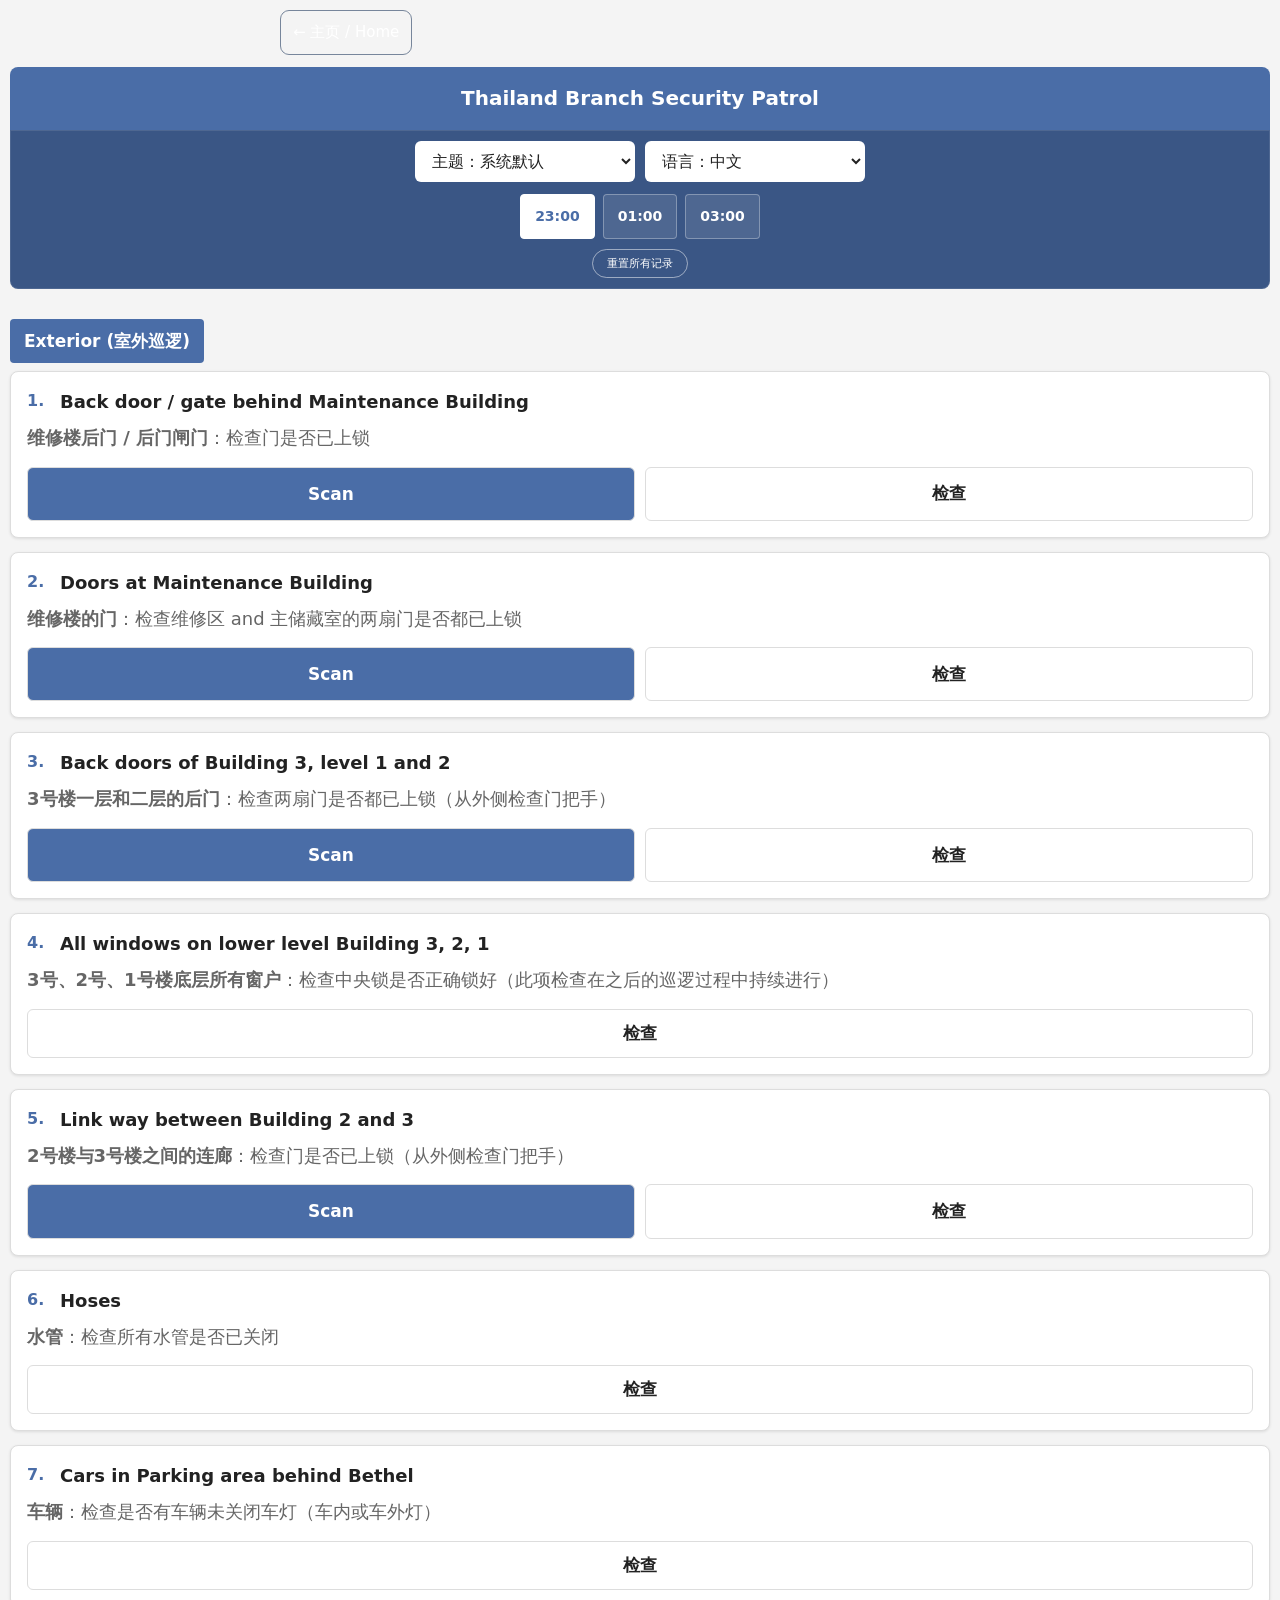
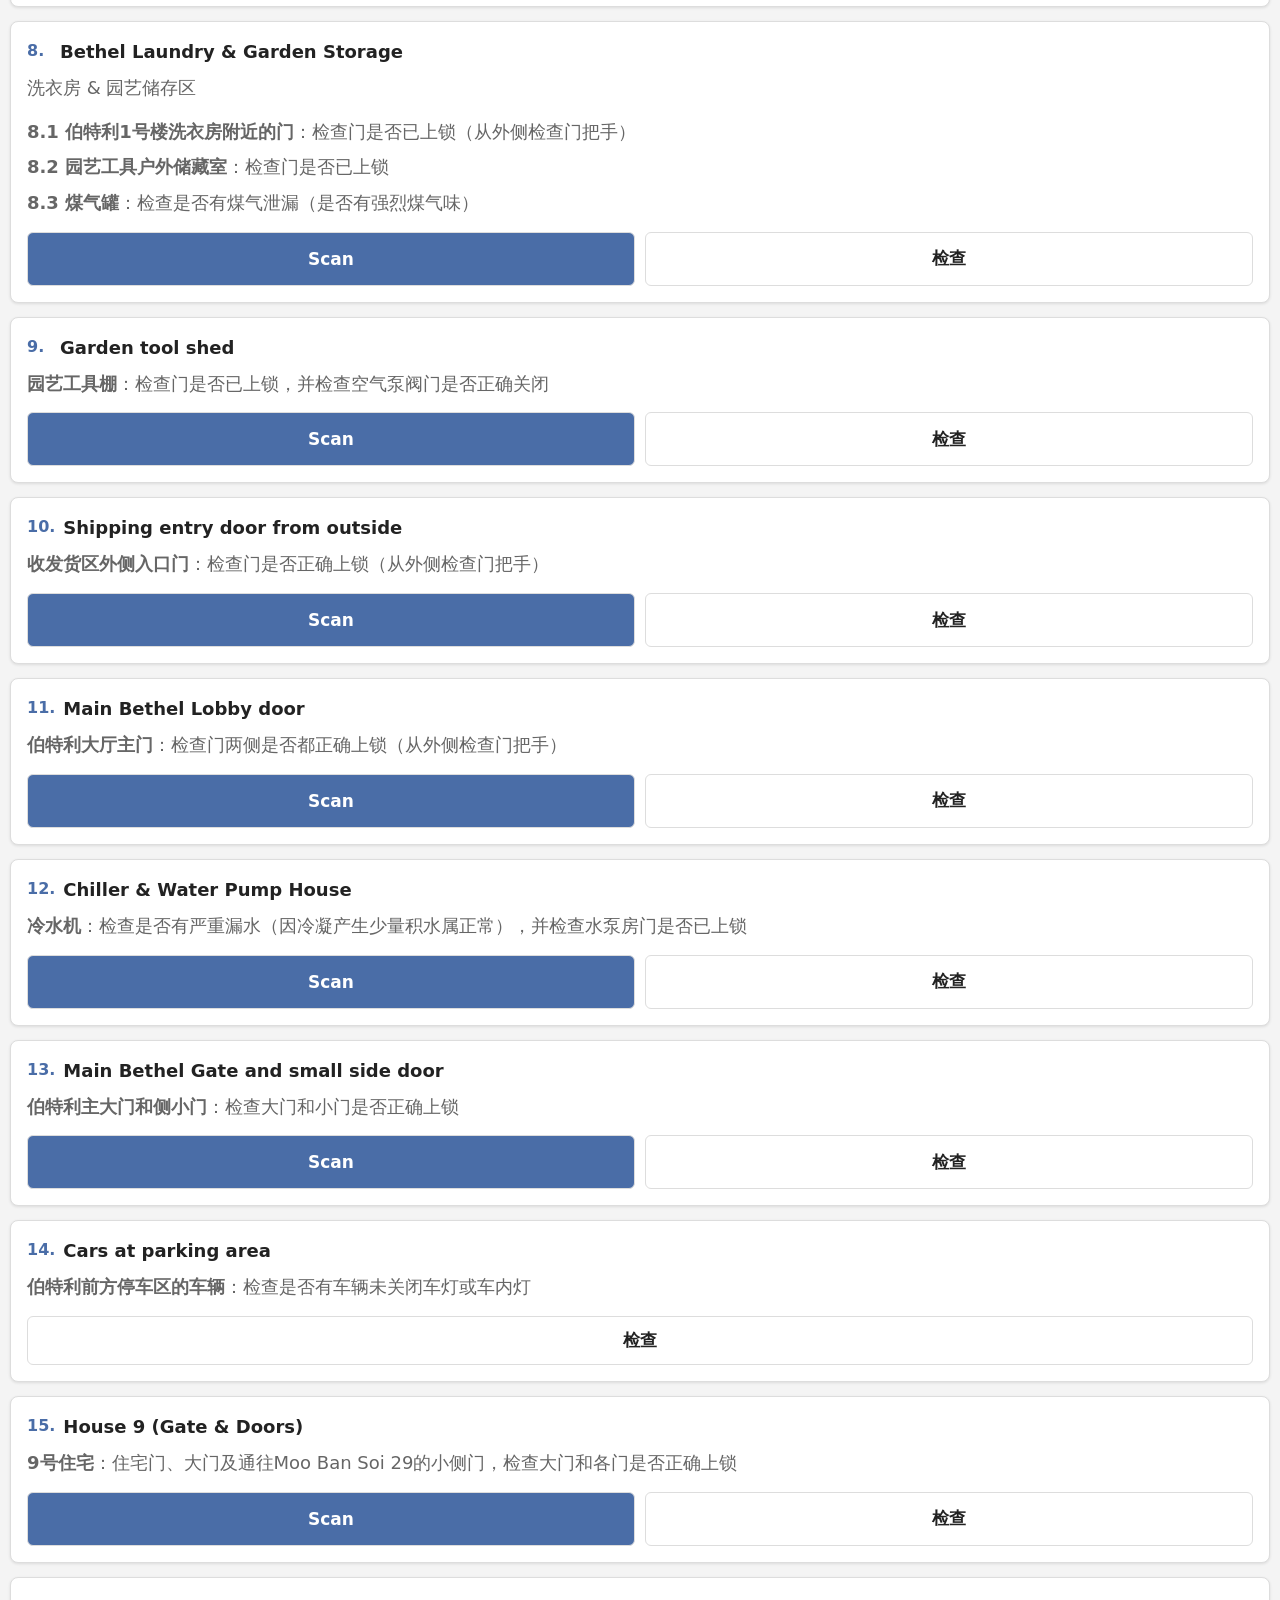
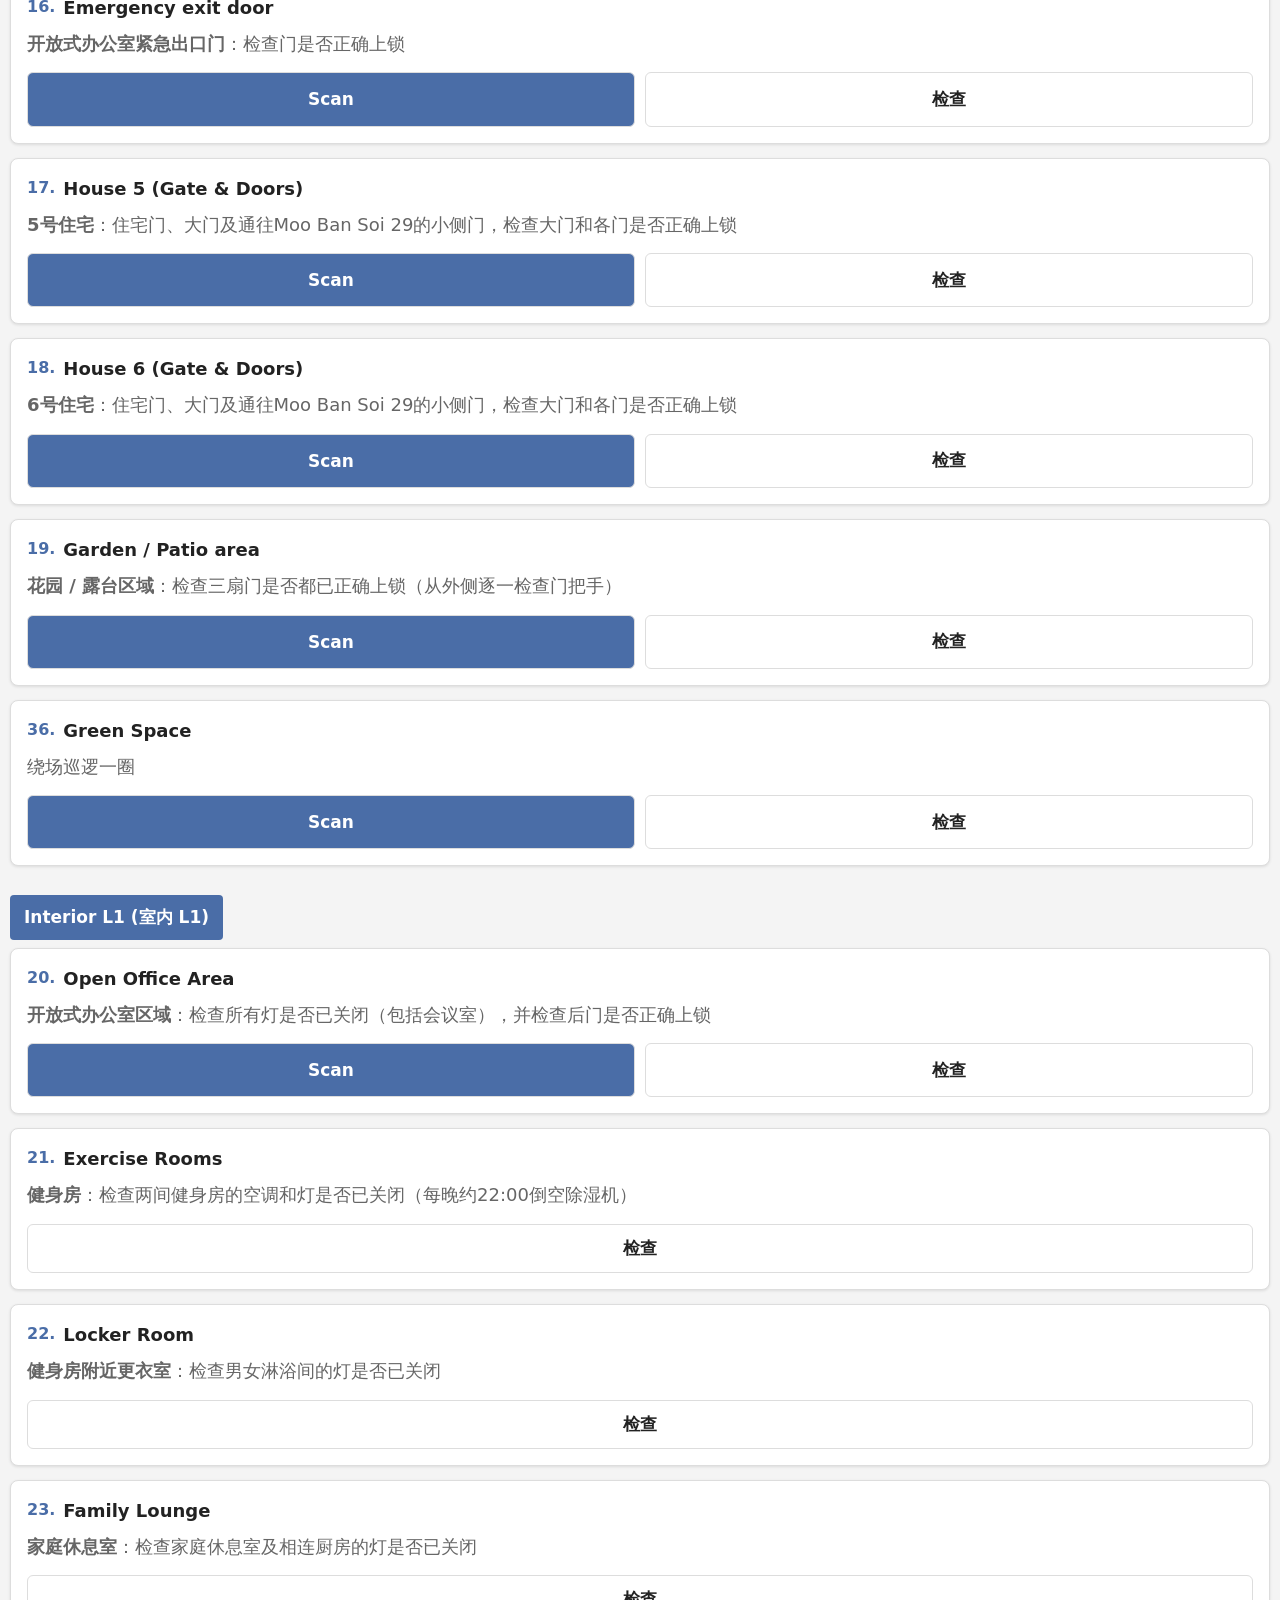
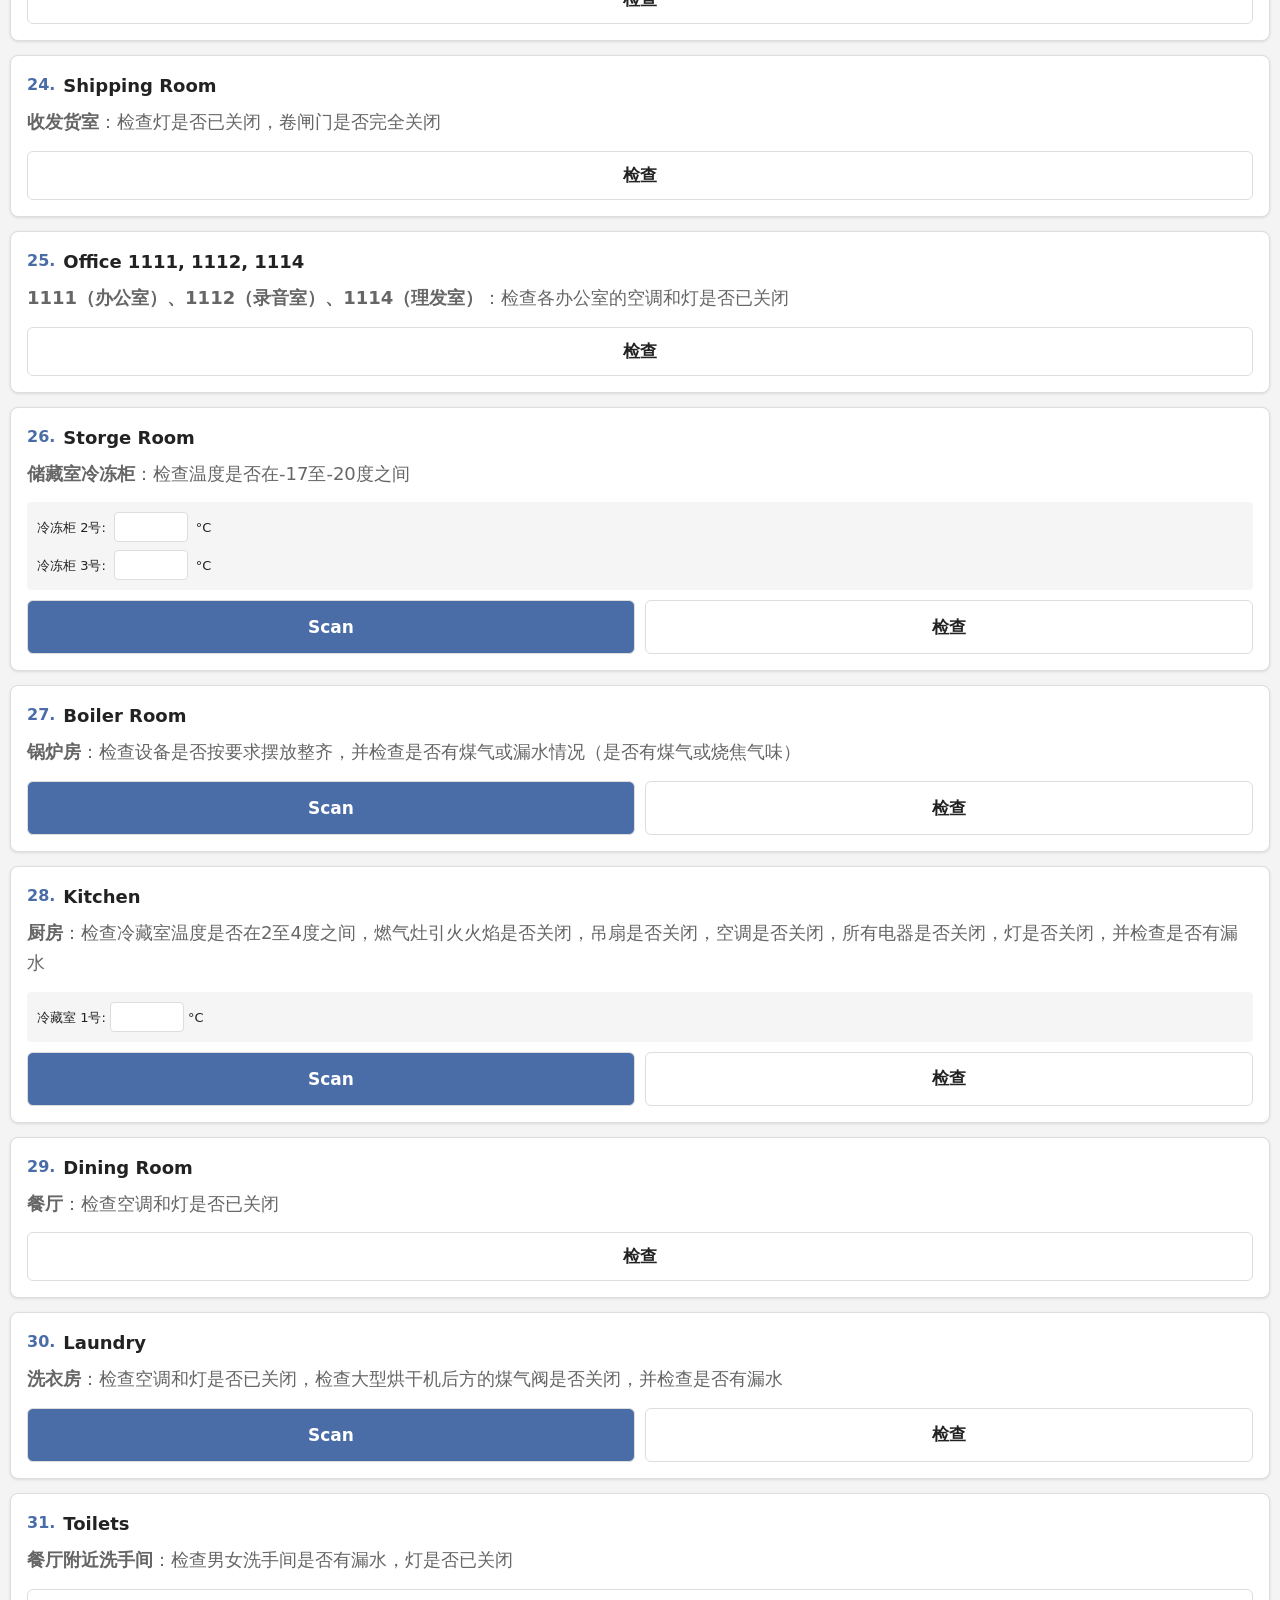
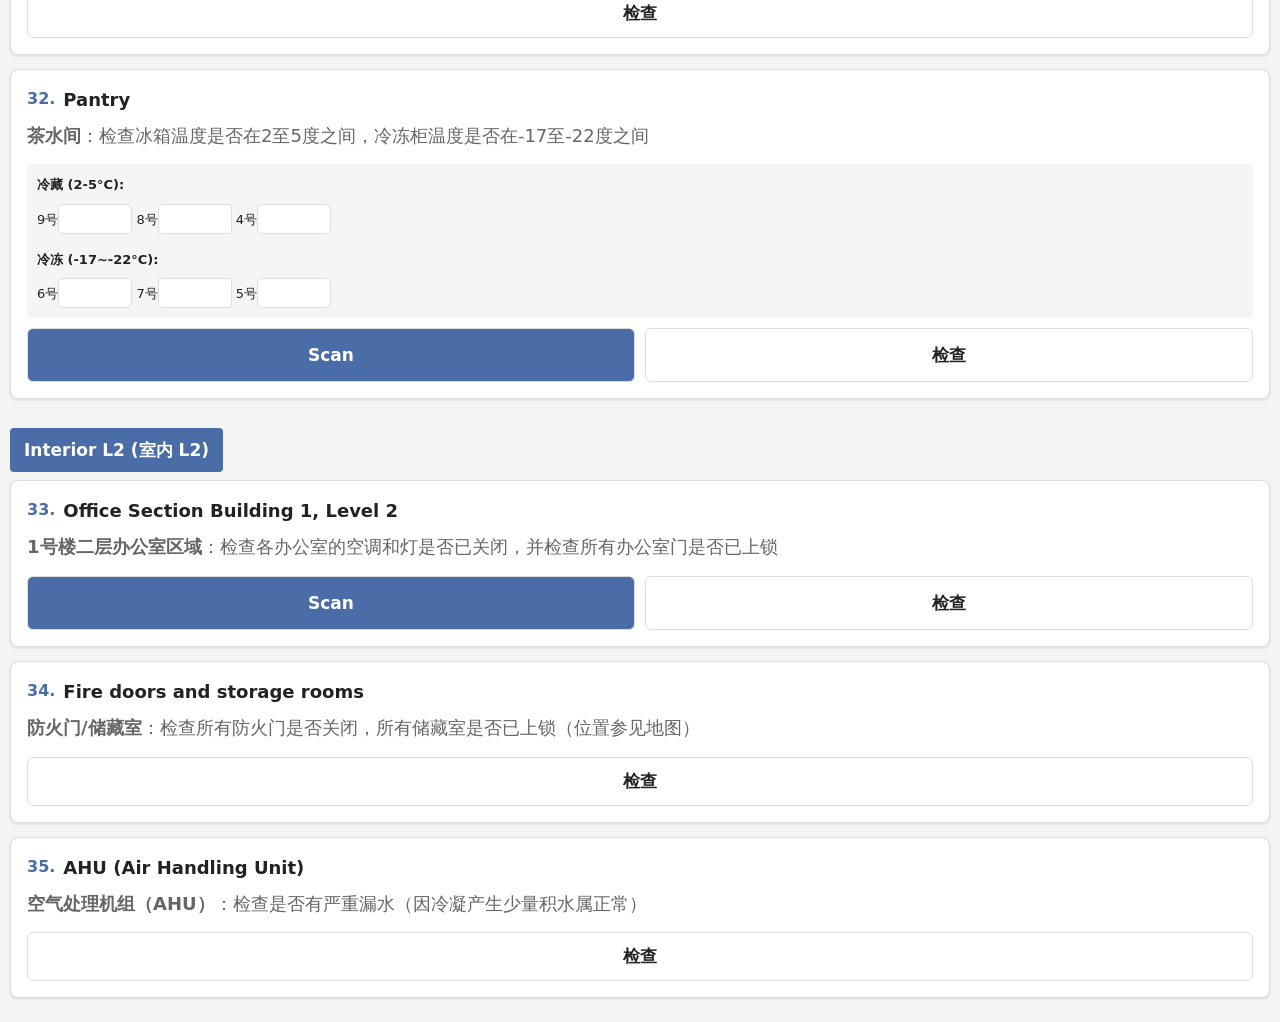
<file: Security Patrol.html>
<!DOCTYPE html>

<html lang="zh-CN">

<head>

    <meta charset="UTF-8">

    <meta name="viewport" content="width=device-width, initial-scale=1.0">

    <title>Thailand Branch Security Patrol</title>

    <style>

        :root {

            --jw-blue: #4a6da7;

            --jw-blue-hover: #3a5685;

            --jw-active-bg: #d6e2f3; 

            --jw-active-text: #2a4b7c;

            --bg-body: #292929;

            --bg-card: #ebebeb;

            --text-main: #222;

            --text-sub: #555;

            --border-color: #ccc;

            --panel-bg: rgba(0, 0, 0, 0.3);

            --clear-btn-border: rgba(255, 255, 255, 0.4);

            --clear-btn-text: rgba(255, 255, 255, 0.8);

        }



        [data-theme="light"] {

            --bg-body: #f4f4f4;

            --bg-card: #ffffff;

            --text-main: #222;

            --text-sub: #666;

            --border-color: #ddd;

            --panel-bg: #3a5685;

            --clear-btn-border: rgba(255, 255, 255, 0.5);

            --clear-btn-text: #fff;

        }



        [data-theme="dark"] {

            --bg-body: #1a1a1a;

            --bg-card: #2d2d2d;

            --text-main: #eeeeee;

            --text-sub: #aaaaaa;

            --border-color: #444;

            --jw-active-bg: #3a4b63;

            --jw-active-text: #fff;

        }



        body { 

            font-family: -apple-system, system-ui, sans-serif; 

            background: var(--bg-body); margin: 0; padding: 10px; color: var(--text-main);

            transition: 0.3s; line-height: 1.65; font-size: 18px; /* 手机阅读优化 */

        }



        .header { background: var(--jw-blue); color: #fff; padding: 15px; border-radius: 8px 8px 0 0; text-align: center; }

        .header h1 { margin: 0; font-size: 20px; }

        

        .control-panel { 

            background: var(--panel-bg); padding: 10px; border-bottom-left-radius: 8px; border-bottom-right-radius: 8px;

            margin-bottom: 15px; border: 1px solid rgba(255,255,255,0.1);

        }



        .settings-row { display: flex; justify-content: center; gap: 10px; margin-bottom: 12px; }

        .setting-select {

            flex: 1; min-width: 0; max-width: 220px; padding: 10px 12px;

            border: 1px solid rgba(255,255,255,0.6); border-radius: 6px;

            background: var(--bg-card); color: var(--text-main); font-size: 16px; cursor: pointer;

        }



        .shift-select { display: flex; gap: 8px; flex-wrap: wrap; justify-content: center; margin-bottom: 10px;}

        .time-slot { 

            background: rgba(255,255,255,0.1); border: 1px solid rgba(255,255,255,0.3); 

            color: #fff; padding: 10px 14px; border-radius: 4px; font-size: 14px; cursor: pointer; text-align: center; font-weight: bold;

        }

        .time-slot.active { background: #fff; color: var(--jw-blue); border-color: #fff; }



        .danger-zone { text-align: center; display: flex; justify-content: center; gap: 10px; }

        .btn-clear { 

            background: transparent; color: var(--clear-btn-text); border: 1px solid var(--clear-btn-border); 

            padding: 6px 14px; border-radius: 20px; font-size: 11px; cursor: pointer; 

        }



        .section-tag { background: var(--jw-blue); color: #fff; padding: 8px 14px; border-radius: 4px; font-size: 17px; margin: 15px 0 8px; display: inline-block; font-weight: bold; }

        

        .item { background: var(--bg-card); border-radius: 8px; padding: 16px; margin-bottom: 14px; border: 1px solid var(--border-color); box-shadow: 0 1px 3px rgba(0,0,0,0.1); }

        .title-line { display: flex; align-items: flex-start; margin-bottom: 8px; }

        .num { font-weight: bold; color: var(--jw-blue); margin-right: 8px; min-width: 25px; font-size: 16px; }

        .desc-en { font-weight: bold; font-size: 18px; line-height: 1.5; }

        

        /* 取消缩进 */

        .detail-line { display: block; font-size: 18px; line-height: 1.65; color: var(--text-sub); margin-left: 0; margin-bottom: 14px; }

        .sub-points-text { margin-left: 0; margin-bottom: 14px; font-size: 18px; line-height: 1.65; color: var(--text-sub); }

        .sub-points-text div { margin-bottom: 6px; }

        .controls { display: flex; gap: 10px; margin-left: 0; }



        .btn { flex: 1; padding: 12px; border: 1px solid var(--border-color); border-radius: 6px; cursor: pointer; background: var(--bg-card); font-size: 17px; font-weight: bold; color: var(--text-main); text-align: center; text-decoration: none; }

        .btn-qr { background: var(--jw-blue); color: white !important; }

        /* Scan点击后的颜色 */

        .btn-qr.clicked { background: #7f8c8d !important; opacity: 0.8; }

        .btn-done.active { background: var(--jw-active-bg) !important; color: var(--jw-active-text) !important; border-color: var(--jw-blue) !important; }



        .input-group { background: rgba(0,0,0,0.04); padding: 10px; border-radius: 4px; margin: 10px 0; font-size: 13px; }

        .input-row { display: flex; flex-wrap: wrap; gap: 8px; align-items: center; margin-bottom: 8px; }

        .input-row:last-child { margin-bottom: 0; }

        input { width: 60px; padding: 6px; border: 1px solid var(--border-color); text-align: center; font-size: 14px; border-radius: 4px; }

        

        .alert-temp { background: #e74c3c !important; color: white !important; }

        

    </style>

</head>

<body data-theme="dark">



<div id="main-content">

    <div style="max-width:720px;margin:0 auto 12px"><a href="index.html" style="display:inline-block;color:#fff;text-decoration:none;font-size:15px;padding:9px 12px;border:1px solid #77869b;border-radius:9px">← 主页 / Home</a></div><div class="header">

        <h1>Thailand Branch Security Patrol</h1>

    </div>



    <div class="control-panel">

        <div class="settings-row">

            <select id="themeSelect" class="setting-select" onchange="setTheme(this.value)">

                <option value="auto">主题：系统默认</option>

                <option value="light">主题：浅色</option>

                <option value="dark">主题：深色</option>

            </select>

            <select id="languageSelect" class="setting-select" onchange="setLanguage(this.value)">

                <option value="zh">语言：中文</option>

                <option value="ko">언어: 한국어</option>

                <option value="en">Language: English</option>

            </select>

        </div>

        

        <div class="shift-select" id="timeSlots"></div>



        <div class="danger-zone">

            <button class="btn-clear" onclick="clearRecords()">重置所有记录</button>

        </div>

    </div>



    <div id="app"></div>

</div>



<script>
    const qrLinks = {

        1: "https://jwsite.sharepoint.com/sites/tha-cd-patrol/SitePages/Bethel-Patrol.aspx?checkPointTitle=Level-1-Gate-North&Source=confirmation.aspx",

        2: "https://jwsite.sharepoint.com/sites/tha-cd-patrol/SitePages/Bethel-Patrol.aspx?checkPointTitle=Level-1-B4-MNT&Source=confirmation.aspx?",

        3: "https://jwsite.sharepoint.com/sites/tha-cd-patrol/SitePages/Bethel-Patrol.aspx?checkPointTitle=Level-2-B3-Entrance-Rear&Source=confirmation.aspx?",

        5: "https://jwsite.sharepoint.com/sites/tha-cd-patrol/SitePages/Bethel-Patrol.aspx?checkPointTitle=Level-1-B2B3-Linkway&Source=confirmation.aspx?",

        8: "https://jwsite.sharepoint.com/sites/tha-cd-patrol/SitePages/Bethel-Patrol.aspx?checkPointTitle=Level-1-B1-Entrance-Laundry&Source=confirmation.aspx?",

        9: "https://jwsite.sharepoint.com/sites/tha-cd-patrol/SitePages/Bethel-Patrol.aspx?checkPointTitle=Level-1-Garden-Shed&Source=confirmation.aspx?",

        10: "https://jwsite.sharepoint.com/sites/tha-cd-patrol/SitePages/Bethel-Patrol.aspx?checkPointTitle=Level-1-B2-Entrance-Shipping&Source=confirmation.aspx?",

        11: "https://jwsite.sharepoint.com/sites/tha-cd-patrol/SitePages/Bethel-Patrol.aspx?checkPointTitle=Level-1-B1-Entrance-Lobby&Source=confirmation.aspx?",

        12: "https://jwsite.sharepoint.com/sites/tha-cd-patrol/SitePages/Bethel-Patrol.aspx?checkPointTitle=Level-1-B1-Water-Pump&Source=confirmation.aspx?",

        13: "https://jwsite.sharepoint.com/sites/tha-cd-patrol/SitePages/Bethel-Patrol.aspx?checkPointTitle=Level-1-Main-Gate&Source=confirmation.aspx?",

        15: "https://jwsite.sharepoint.com/sites/tha-cd-patrol/SitePages/Bethel-Patrol.aspx?checkPointTitle=Level-1-B9-Gate&Source=confirmation.aspx",

        16: "https://jwsite.sharepoint.com/sites/tha-cd-patrol/SitePages/Bethel-Patrol.aspx?checkPointTitle=Level-1-Emergency-Exit",

        17: "https://jwsite.sharepoint.com/sites/tha-cd-patrol/SitePages/Bethel-Patrol.aspx?checkPointTitle=Level-1-B5-Gate&Source=confirmation.aspx",

        18: "https://jwsite.sharepoint.com/sites/tha-cd-patrol/SitePages/Bethel-Patrol.aspx?checkPointTitle=Level-1-B6-Gate&Source=confirmation.aspx",

        19: "https://jwsite.sharepoint.com/sites/tha-cd-patrol/SitePages/Bethel-Patrol.aspx?checkPointTitle=Level-1-B1-Courtyard&Source=confirmation.aspx?",

        20: "https://jwsite.sharepoint.com/sites/tha-cd-patrol/SitePages/Bethel-Patrol.aspx?checkPointTitle=Level-1-Open-Office",

        26: "https://jwsite.sharepoint.com/sites/tha-cd-patrol/SitePages/Bethel-Patrol.aspx?checkPointTitle=Level-1-B1-Kitchen-Stock&Source=confirmation.aspx?",

        27: "https://jwsite.sharepoint.com/sites/tha-cd-patrol/SitePages/Bethel-Patrol.aspx?checkPointTitle=Level-1-B1-Boiler&Source=confirmation.aspx?",

        28: "https://jwsite.sharepoint.com/sites/tha-cd-patrol/SitePages/Bethel-Patrol.aspx?checkPointTitle=Level-1-B1-Kitchen&Source=confirmation.aspx?",

        30: "https://jwsite.sharepoint.com/sites/tha-cd-patrol/SitePages/Bethel-Patrol.aspx?checkPointTitle=Level-1-B1-Laundry&Source=confirmation.aspx?",

        32: "https://jwsite.sharepoint.com/sites/tha-cd-patrol/SitePages/Bethel-Patrol.aspx?checkPointTitle=Level-1-B1-Pantry&Source=confirmation.aspx?",

        33: "https://jwsite.sharepoint.com/sites/tha-cd-patrol/SitePages/Bethel-Patrol.aspx?checkPointTitle=Level-2-B1-Offices&Source=confirmation.aspx?",

        36: "https://jwsite.sharepoint.com/sites/tha-cd-patrol/SitePages/Bethel-Patrol.aspx?checkPointTitle=Green-Space&Source=confirmation.aspx"

    };



    const slots = ["23:00", "01:00", "03:00"];

    const patrolData = [

        { section: "Exterior (室外巡逻)", list: [

            { id: 1, en: "Back door / gate behind Maintenance Building", desc: { zh: "<b>维修楼后门 / 后门闸门</b>：检查门是否已上锁", ko: "<b>정비동 뒤쪽 문 / 뒤쪽 게이트</b>: 문이 잠겨 있는지 확인", en: "<b>Back door / gate behind Maintenance Building</b>: Check that the door is locked" } },

            { id: 2, en: "Doors at Maintenance Building", desc: { zh: "<b>维修楼的门</b>：检查维修区 and 主储藏室的两扇门是否都已上锁", ko: "<b>정비동 출입문</b>: 정비 구역과 주 보관실의 두 문이 모두 잠겨 있는지 확인", en: "<b>Doors at Maintenance Building</b>: Check that both the Maintenance Area and Main Storage Room doors are locked" } },

            { id: 3, en: "Back doors of Building 3, level 1 and 2", desc: { zh: "<b>3号楼一层和二层的后门</b>：检查两扇门是否都已上锁（从外侧检查门把手）", ko: "<b>3동 1층과 2층 뒤쪽 문</b>: 두 문이 모두 잠겨 있는지 확인(바깥쪽에서 문손잡이 확인)", en: "<b>Back doors of Building 3, levels 1 and 2</b>: Check that both doors are locked (test the handles from outside)" } },

            { id: 4, en: "All windows on lower level Building 3, 2, 1", desc: { zh: "<b>3号、2号、1号楼底层所有窗户</b>：检查中央锁是否正确锁好（此项检查在之后的巡逻过程中持续进行）", ko: "<b>3동, 2동, 1동 저층의 모든 창문</b>: 중앙 잠금장치가 제대로 잠겨 있는지 확인(이후 순찰 중에도 계속 확인)", en: "<b>All lower-level windows of Buildings 3, 2 and 1</b>: Check that the center locks are secured properly (continue checking during the rest of the patrol)" } },

            { id: 5, en: "Link way between Building 2 and 3", desc: { zh: "<b>2号楼与3号楼之间的连廊</b>：检查门是否已上锁（从外侧检查门把手）", ko: "<b>2동과 3동 사이 연결 통로</b>: 문이 잠겨 있는지 확인(바깥쪽에서 문손잡이 확인)", en: "<b>Linkway between Buildings 2 and 3</b>: Check that the door is locked (test the handle from outside)" } },

            { id: 6, en: "Hoses", desc: { zh: "<b>水管</b>：检查所有水管是否已关闭", ko: "<b>호스</b>: 모든 호스의 물이 잠겨 있는지 확인", en: "<b>Hoses</b>: Check that all hoses are turned off" } },

            { id: 7, en: "Cars in Parking area behind Bethel", desc: { zh: "<b>车辆</b>：检查是否有车辆未关闭车灯（车内或车外灯）", ko: "<b>베델 뒤 주차 구역의 차량</b>: 실내등이나 외부등이 켜진 차량이 있는지 확인", en: "<b>Cars in the parking area behind Bethel</b>: Check whether any interior or exterior vehicle lights were left on" } },

            { id: 8, en: "Bethel Laundry & Garden Storage", desc: { zh: "洗衣房 & 园艺储存区", ko: "세탁실 및 원예 보관 구역", en: "Laundry and garden storage area" }, isMulti: true, 

              points: {

                zh: [

                    "<b>8.1 伯特利1号楼洗衣房附近的门</b>：检查门是否已上锁（从外侧检查门把手）",

                    "<b>8.2 园艺工具户外储藏室</b>：检查门是否已上锁",

                    "<b>8.3 煤气罐</b>：检查是否有煤气泄漏（是否有强烈煤气味）"

                ],

                ko: [

                    "<b>8.1 베델 1동 세탁실 근처 문</b>: 문이 잠겨 있는지 확인(바깥쪽에서 문손잡이 확인)",

                    "<b>8.2 야외 원예 도구 보관실</b>: 문이 잠겨 있는지 확인",

                    "<b>8.3 가스통</b>: 가스 누출 여부 확인(강한 가스 냄새가 나는지 확인)"

                ],

                en: [

                    "<b>8.1 Door near the Building 1 Laundry</b>: Check that the door is locked (test the handle from outside)",

                    "<b>8.2 Outdoor garden-tool storage room</b>: Check that the door is locked",

                    "<b>8.3 Gas cylinders</b>: Check for a gas leak (notice any strong gas smell)"

                ]

              } 

            },

            { id: 9, en: "Garden tool shed", desc: { zh: "<b>园艺工具棚</b>：检查门是否已上锁，并检查空气泵阀门是否正确关闭", ko: "<b>원예 도구 창고</b>: 문이 잠겨 있는지 확인하고 공기 펌프 밸브가 제대로 닫혀 있는지 확인", en: "<b>Garden tool shed</b>: Check that the door is locked and the air-pump valve is closed properly" } },

            { id: 10, en: "Shipping entry door from outside", desc: { zh: "<b>收发货区外侧入口门</b>：检查门是否正确上锁（从外侧检查门把手）", ko: "<b>발송 구역 외부 출입문</b>: 문이 제대로 잠겨 있는지 확인(바깥쪽에서 문손잡이 확인)", en: "<b>Shipping entry door from outside</b>: Check that the door is locked properly (test the handle from outside)" } },

            { id: 11, en: "Main Bethel Lobby door", desc: { zh: "<b>伯特利大厅主门</b>：检查门两侧是否都正确上锁（从外侧检查门把手）", ko: "<b>베델 정문</b>: 양쪽 문이 모두 제대로 잠겨 있는지 확인(바깥쪽에서 문손잡이 확인)", en: "<b>Main Bethel lobby door</b>: Check that both sides are locked properly (test the handles from outside)" } },

            { id: 12, en: "Chiller & Water Pump House", desc: { zh: "<b>冷水机</b>：检查是否有严重漏水（因冷凝产生少量积水属正常），并检查水泵房门是否已上锁", ko: "<b>냉각기</b>: 심한 누수가 있는지 확인(응결로 인한 소량의 물은 정상)하고 펌프실 문이 잠겨 있는지 확인", en: "<b>Chiller</b>: Check for serious water leaks (a small amount of condensation is normal) and check that the water-pump-house door is locked" } },

            { id: 13, en: "Main Bethel Gate and small side door", desc: { zh: "<b>伯特利主大门和侧小门</b>：检查大门和小门是否正确上锁", ko: "<b>베델 정문 게이트와 작은 옆문</b>: 게이트와 작은 문이 제대로 잠겨 있는지 확인", en: "<b>Main Bethel gate and small side door</b>: Check that both are locked properly" } },

            { id: 14, en: "Cars at parking area", desc: { zh: "<b>伯特利前方停车区的车辆</b>：检查是否有车辆未关闭车灯或车内灯", ko: "<b>베델 앞 주차 구역의 차량</b>: 차량의 외부등이나 실내등이 켜져 있는지 확인", en: "<b>Cars in the parking area in front of Bethel</b>: Check whether any exterior or interior vehicle lights were left on" } },

            { id: 15, en: "House 9 (Gate & Doors)", desc: { zh: "<b>9号住宅</b>：住宅门、大门及通往Moo Ban Soi 29的小侧门，检查大门和各门是否正确上锁", ko: "<b>9번 주택</b>: 주택 문, 게이트 및 Moo Ban Soi 29로 이어지는 작은 옆문이 제대로 잠겨 있는지 확인", en: "<b>House 9</b>: Check that the house doors, gate and small side door leading to Moo Ban Soi 29 are locked properly" } },

            { id: 16, en: "Emergency exit door", desc: { zh: "<b>开放式办公室紧急出口门</b>：检查门是否正确上锁", ko: "<b>오픈 오피스 비상구</b>: 문이 제대로 잠겨 있는지 확인", en: "<b>Open Office emergency exit door</b>: Check that the door is locked properly" } },

            { id: 17, en: "House 5 (Gate & Doors)", desc: { zh: "<b>5号住宅</b>：住宅门、大门及通往Moo Ban Soi 29的小侧门，检查大门和各门是否正确上锁", ko: "<b>5번 주택</b>: 주택 문, 게이트 및 Moo Ban Soi 29로 이어지는 작은 옆문이 제대로 잠겨 있는지 확인", en: "<b>House 5</b>: Check that the house doors, gate and small side door leading to Moo Ban Soi 29 are locked properly" } },

            { id: 18, en: "House 6 (Gate & Doors)", desc: { zh: "<b>6号住宅</b>：住宅门、大门及通往Moo Ban Soi 29的小侧门，检查大门和各门是否正确上锁", ko: "<b>6번 주택</b>: 주택 문, 게이트 및 Moo Ban Soi 29로 이어지는 작은 옆문이 제대로 잠겨 있는지 확인", en: "<b>House 6</b>: Check that the house doors, gate and small side door leading to Moo Ban Soi 29 are locked properly" } },

            { id: 19, en: "Garden / Patio area", desc: { zh: "<b>花园 / 露台区域</b>：检查三扇门是否都已正确上锁（从外侧逐一检查门把手）", ko: "<b>정원 / 파티오 구역</b>: 세 문이 모두 제대로 잠겨 있는지 확인(바깥쪽에서 각 문손잡이 확인)", en: "<b>Garden / patio area</b>: Check that all three doors are locked properly (test each handle from outside)" } },

            { id: 36, en: "Green Space", desc: { zh: "绕场巡逻一圈", ko: "건물 주변을 한 바퀴 순찰", en: "Patrol one full round around the grounds" } }

        ]},

        { section: "Interior L1 (室内 L1)", list: [

            { id: 20, en: "Open Office Area", desc: { zh: "<b>开放式办公室区域</b>：检查所有灯是否已关闭（包括会议室），并检查后门是否正确上锁", ko: "<b>오픈 오피스 구역</b>: 회의실을 포함한 모든 조명이 꺼져 있는지 확인하고 뒤쪽 문이 제대로 잠겨 있는지 확인", en: "<b>Open Office area</b>: Check that all lights, including meeting-room lights, are off and that the back door is locked properly" } },

            { id: 21, en: "Exercise Rooms", desc: { zh: "<b>健身房</b>：检查两间健身房的空调和灯是否已关闭（每晚约22:00倒空除湿机）", ko: "<b>운동실</b>: 두 운동실의 에어컨과 조명이 꺼져 있는지 확인(매일 밤 약 22:00에 제습기 물통 비우기)", en: "<b>Exercise rooms</b>: Check that the air conditioners and lights in both rooms are off (empty the dehumidifiers at about 22:00 each night)" } },

            { id: 22, en: "Locker Room", desc: { zh: "<b>健身房附近更衣室</b>：检查男女淋浴间的灯是否已关闭", ko: "<b>운동실 근처 탈의실</b>: 남녀 샤워실의 조명이 꺼져 있는지 확인", en: "<b>Locker room near the exercise rooms</b>: Check that the lights in the men's and women's shower rooms are off" } },

            { id: 23, en: "Family Lounge", desc: { zh: "<b>家庭休息室</b>：检查家庭休息室及相连厨房的灯是否已关闭", ko: "<b>패밀리 라운지</b>: 라운지와 연결된 주방의 조명이 꺼져 있는지 확인", en: "<b>Family Lounge</b>: Check that the lights in the lounge and adjoining kitchen are off" } },

            { id: 24, en: "Shipping Room", desc: { zh: "<b>收发货室</b>：检查灯是否已关闭，卷闸门是否完全关闭", ko: "<b>발송실</b>: 조명이 꺼져 있고 롤러 셔터가 완전히 닫혀 있는지 확인", en: "<b>Shipping Room</b>: Check that the lights are off and the roller shutter is fully closed" } },

            { id: 25, en: "Office 1111, 1112, 1114", desc: { zh: "<b>1111（办公室）、1112（录音室）、1114（理发室）</b>：检查各办公室的空调和灯是否已关闭", ko: "<b>1111(사무실), 1112(녹음실), 1114(미용실)</b>: 각 방의 에어컨과 조명이 꺼져 있는지 확인", en: "<b>1111 (office), 1112 (recording room), 1114 (barber shop)</b>: Check that the air conditioners and lights in each room are off" } },

            { id: 26, en: "Storge Room", desc: { zh: "<b>储藏室冷冻柜</b>：检查温度是否在-17至-20度之间", ko: "<b>보관실 냉동고</b>: 온도가 -17°C에서 -20°C 사이인지 확인", en: "<b>Storage Room freezers</b>: Check that the temperature is between -17°C and -20°C" }, type: "storage_temp" },

            { id: 27, en: "Boiler Room", desc: { zh: "<b>锅炉房</b>：检查设备是否按要求摆放整齐，并检查是否有煤气或漏水情况（是否有煤气或烧焦气味）", ko: "<b>보일러실</b>: 장비가 지정된 대로 정돈되어 있는지 확인하고 가스나 누수가 있는지 확인(가스 냄새나 타는 냄새 확인)", en: "<b>Boiler Room</b>: Check that equipment is stored as required and check for gas or water leaks (notice any gas or burning smell)" } },

            { id: 28, en: "Kitchen", desc: { zh: "<b>厨房</b>：检查冷藏室温度是否在2至4度之间，燃气灶引火火焰是否关闭，吊扇是否关闭，空调是否关闭，所有电器是否关闭，灯是否关闭，并检查是否有漏水", ko: "<b>주방</b>: 냉장실 온도가 2°C에서 4°C 사이인지, 가스레인지 점화 불꽃·천장 팬·에어컨·모든 전기기기·조명이 꺼져 있는지 확인하고 누수가 있는지 확인", en: "<b>Kitchen</b>: Check that the cold-room temperature is 2–4°C; the gas-stove pilot flame, ceiling fans, air conditioner, appliances and lights are off; and there are no water leaks" }, type: "kitchen_temp" },

            { id: 29, en: "Dining Room", desc: { zh: "<b>餐厅</b>：检查空调和灯是否已关闭", ko: "<b>식당</b>: 에어컨과 조명이 꺼져 있는지 확인", en: "<b>Dining Room</b>: Check that the air conditioner and lights are off" } },

            { id: 30, en: "Laundry", desc: { zh: "<b>洗衣房</b>：检查空调和灯是否已关闭，检查大型烘干机后方的煤气阀是否关闭，并检查是否有漏水", ko: "<b>세탁실</b>: 에어컨과 조명이 꺼져 있는지, 대형 건조기 뒤의 가스 밸브가 닫혀 있는지 확인하고 누수가 있는지 확인", en: "<b>Laundry</b>: Check that the air conditioner and lights are off, the gas valve behind the large dryer is closed, and there are no water leaks" } },

            { id: 31, en: "Toilets", desc: { zh: "<b>餐厅附近洗手间</b>：检查男女洗手间是否有漏水，灯是否已关闭", ko: "<b>식당 근처 화장실</b>: 남녀 화장실에 누수가 없는지와 조명이 꺼져 있는지 확인", en: "<b>Toilets near the Dining Room</b>: Check the men's and women's toilets for water leaks and make sure the lights are off" } },

            { id: 32, en: "Pantry", desc: { zh: "<b>茶水间</b>：检查冰箱温度是否在2至5度之间，冷冻柜温度是否在-17至-22度之间", ko: "<b>팬트리</b>: 냉장고 온도가 2°C에서 5°C 사이이고 냉동고 온도가 -17°C에서 -22°C 사이인지 확인", en: "<b>Pantry</b>: Check that refrigerator temperatures are 2–5°C and freezer temperatures are -17°C to -22°C" }, type: "pantry_temp" }

        ]},

        { section: "Interior L2 (室内 L2)", list: [

            { id: 33, en: "Office Section Building 1, Level 2", desc: { zh: "<b>1号楼二层办公室区域</b>：检查各办公室的空调和灯是否已关闭，并检查所有办公室门是否已上锁", ko: "<b>1동 2층 사무실 구역</b>: 각 사무실의 에어컨과 조명이 꺼져 있는지 확인하고 모든 사무실 문이 잠겨 있는지 확인", en: "<b>Building 1, Level 2 office area</b>: Check that the air conditioners and lights are off and that all office doors are locked" } },

            { id: 34, en: "Fire doors and storage rooms", desc: { zh: "<b>防火门/储藏室</b>：检查所有防火门是否关闭，所有储藏室是否已上锁（位置参见地图）", ko: "<b>방화문 / 보관실</b>: 모든 방화문이 닫혀 있고 모든 보관실이 잠겨 있는지 확인(위치는 지도 참조)", en: "<b>Fire doors / storage rooms</b>: Check that all fire doors are closed and all storage rooms are locked (see the map for locations)" } },

            { id: 35, en: "AHU (Air Handling Unit)", desc: { zh: "<b>空气处理机组（AHU）</b>：检查是否有严重漏水（因冷凝产生少量积水属正常）", ko: "<b>공기조화기(AHU)</b>: 심한 누수가 있는지 확인(응결로 인한 소량의 물은 정상)", en: "<b>Air Handling Unit (AHU)</b>: Check for serious water leaks (a small amount of condensation is normal)" } }

        ]}

    ];



    let currentSlot = slots[0];

    let currentLanguage = localStorage.getItem('patrol-language') || 'zh';

    const DB_KEY = "Patrol_Final_V17";



    function setTheme(theme) {

        if (theme === 'auto') {

            const isDark = window.matchMedia("(prefers-color-scheme: dark)").matches;

            document.body.setAttribute('data-theme', isDark ? 'dark' : 'light');

        } else {

            document.body.setAttribute('data-theme', theme);

        }

        localStorage.setItem('user-theme', theme);

        const themeSelect = document.getElementById('themeSelect');

        if (themeSelect) themeSelect.value = theme;

    }



    function setLanguage(language) {

        currentLanguage = ['zh', 'ko', 'en'].includes(language) ? language : 'zh';

        localStorage.setItem('patrol-language', currentLanguage);

        const languageSelect = document.getElementById('languageSelect');

        if (languageSelect) languageSelect.value = currentLanguage;

        render();

    }



    function init() {

        setTheme(localStorage.getItem('user-theme') || 'auto');

        document.getElementById('languageSelect').value = currentLanguage;

        const slotEl = document.getElementById('timeSlots');

        slotEl.innerHTML = '';

        slots.forEach(s => {

            const btn = document.createElement('div');

            btn.className = `time-slot ${s === currentSlot ? 'active' : ''}`;

            btn.innerText = s;

            btn.onclick = () => { currentSlot = s; render(); };

            slotEl.appendChild(btn);

        });

        render();

    }



    function markScanned(btn) {

        btn.classList.add('clicked');

    }



    function render() {

        document.querySelectorAll('.time-slot').forEach(b => b.classList.toggle('active', b.innerText === currentSlot));

        const app = document.getElementById('app');

        const history = JSON.parse(localStorage.getItem(DB_KEY) || "{}");

        const doneList = history[currentSlot] || [];

        

        app.innerHTML = '';

        patrolData.forEach(group => {

            app.innerHTML += `<div class="section-tag">${group.section}</div>`;

            group.list.forEach(item => {

                const isDone = doneList.includes(item.id.toString());

                let qrBtn = qrLinks[item.id] ? `<a href="${qrLinks[item.id]}" class="btn btn-qr" target="_blank" onclick="markScanned(this)">Scan</a>` : '';

                

                let extra = '';

                if (item.type === 'storage_temp') {

                    extra = `<div class="input-group">

                        <div class="input-row">冷冻柜 2号: <input type="number" step="0.1" onchange="chk(this, -20, -17)"> °C</div>

                        <div class="input-row">冷冻柜 3号: <input type="number" step="0.1" onchange="chk(this, -20, -17)"> °C</div>

                    </div>`;

                } else if (item.type === 'kitchen_temp') {

                    extra = `<div class="input-group">冷藏室 1号: <input type="number" step="0.1" onchange="chk(this, 2, 4)"> °C</div>`;

                } else if (item.type === 'pantry_temp') {

                    extra = `<div class="input-group">

                        <div class="input-row" style="display: block;">

                            <b>冷藏 (2-5°C):</b><br>

                            <div style="margin-top: 8px;">

                                9号<input type="number" step="0.1" onchange="chk(this, 2, 5)"> 

                                8号<input type="number" step="0.1" onchange="chk(this, 2, 5)"> 

                                4号<input type="number" step="0.1" onchange="chk(this, 2, 5)">

                            </div>

                        </div>

                        <div class="input-row" style="display: block; margin-top: 15px;">

                            <b>冷冻 (-17~-22°C):</b><br>

                            <div style="margin-top: 8px;">

                                6号<input type="number" step="0.1" onchange="chk(this, -22, -17)"> 

                                7号<input type="number" step="0.1" onchange="chk(this, -22, -17)"> 

                                5号<input type="number" step="0.1" onchange="chk(this, -22, -17)">

                            </div>

                        </div>

                    </div>`;

                }



                const description = item.desc[currentLanguage] || item.desc.zh;

                const points = item.isMulti ? (item.points[currentLanguage] || item.points.zh) : [];

                let descHtml = item.isMulti ? `<div class="detail-line">${description}</div><div class="sub-points-text">${points.map(p => `<div>${p}</div>`).join('')}</div>` : `<span class="detail-line">${description}</span>`;



                app.innerHTML += `

                    <div class="item">

                        <div class="title-line">

                            <span class="num">${item.id}.</span><span class="desc-en">${item.en}</span>

                        </div>

                        ${descHtml}

                        ${extra}

                        <div class="controls">

                            ${qrBtn}

                            <button class="btn btn-done ${isDone ? 'active' : ''}" onclick="toggle('${item.id}', this)">${isDone ? '已完成' : '检查'}</button>

                        </div>

                    </div>`;

            });

        });

    }



    function toggle(id, btn) {

        btn.classList.toggle('active');

        const active = btn.classList.contains('active');

        btn.innerText = active ? '已完成' : '检查';

        let history = JSON.parse(localStorage.getItem(DB_KEY) || "{}");

        if (!history[currentSlot]) history[currentSlot] = [];

        if (active) history[currentSlot].push(id);

        else history[currentSlot] = history[currentSlot].filter(x => x !== id);

        localStorage.setItem(DB_KEY, JSON.stringify(history));

    }



    function chk(el, min, max) {

        const v = parseFloat(el.value);

        if (isNaN(v)) return;

        if (v < min || v > max) { el.classList.add('alert-temp'); alert("异常！标准: " + min + " 到 " + max); }

        else { el.classList.remove('alert-temp'); el.style.background = "#eaffea"; el.style.color = "#222"; }

    }



    function clearRecords() {

        if(confirm("确定要重置当前所有的打卡数据吗？")) {

            localStorage.removeItem(DB_KEY);

            render();

        }

    }
    init();
</script>

</body>

</html>
</file>
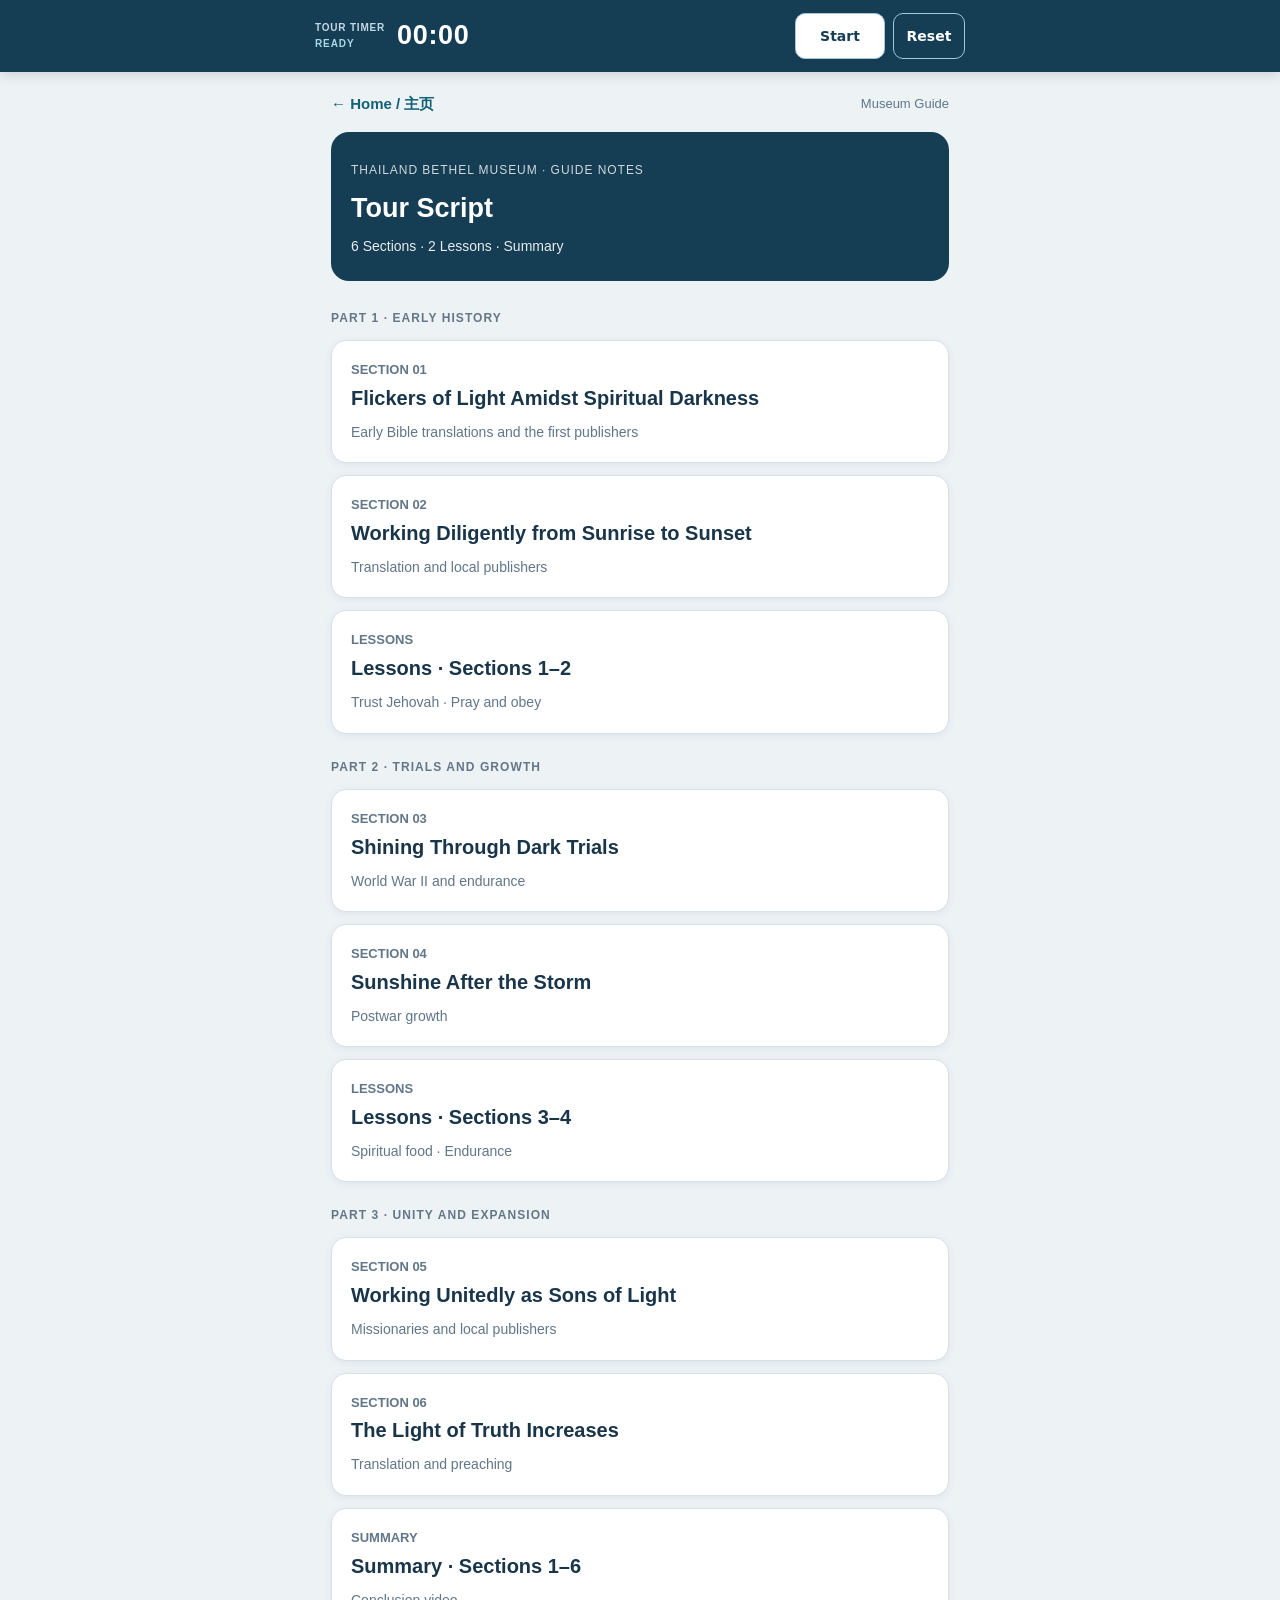
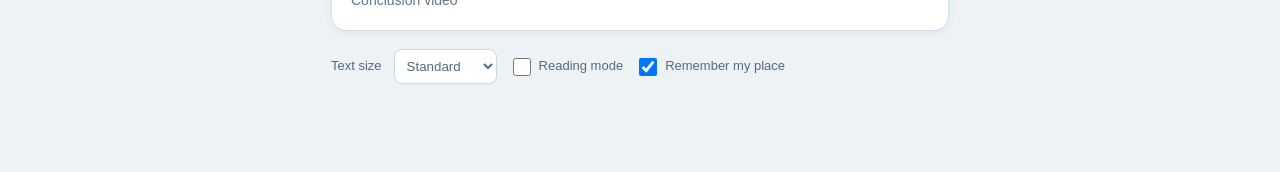
<file: tour.html>
<!doctype html><html lang="en"><head><meta charset="utf-8"><meta name="viewport" content="width=device-width,initial-scale=1"><title>Bethel Museum · Tour Script · Sections 1–6</title><style>:root{color-scheme:light dark}*{box-sizing:border-box}body{margin:0;background:#edf2f5;color:#1a3040;font:17px/1.6 -apple-system,BlinkMacSystemFont,"Segoe UI",sans-serif}.wrap{max-width:650px;margin:auto;padding:20px 16px 70px}.top{display:flex;justify-content:space-between;align-items:center;margin-bottom:16px}.back{color:#126177;text-decoration:none;font-weight:700;font-size:15px}.hero{background:#153d54;color:white;border-radius:18px;padding:23px 20px;margin-bottom:16px}.hero small{opacity:.8;font-size:12px;letter-spacing:.08em;text-transform:uppercase}.hero h1{font-size:27px;line-height:1.23;margin:10px 0}.hero p{font-size:14px;opacity:.9;margin:0}.tiles{display:grid;gap:12px}.tile{display:block;border-radius:15px;border:1px solid #d6e0e7;background:white;padding:19px;text-decoration:none;color:#19354a;text-align:left;cursor:pointer;width:100%;font:inherit;box-shadow:0 2px 8px #153d5411}.tile:focus-visible{outline:3px solid #1686a2}.tile strong{display:block;font-size:20px;line-height:1.35}.tile span{display:block;color:#617789;font-size:13px;margin-bottom:4px;font-weight:700}.tile em{display:block;font-style:normal;color:#607689;font-size:14px;margin-top:9px}.panel{background:#fff;border:1px solid #d8e2e8;border-radius:16px;padding:21px 18px;margin-top:12px}.panel h2{font-size:23px;line-height:1.24;margin:5px 0 16px}.entry{border-left:3px solid #d6e7ee;padding-left:13px;margin:19px 0}.entry h3{margin:0 0 6px;font-size:18px;line-height:1.35}.entry p{margin:6px 0 10px}.year{color:#08738b;font-weight:800}.note{background:#eaf4f6;border-radius:10px;padding:13px;margin:12px 0}.cue{font-size:11px;font-weight:800;color:#11647b;text-transform:uppercase;letter-spacing:.06em;display:block;margin-bottom:4px}.lesson{border-left:4px solid #168099;border-radius:0 10px 10px 0;background:#f1f7f9;padding:14px;margin:14px 0}.lesson p{font-size:15px;margin:5px 0}.pager{display:flex;gap:9px;margin:16px 0}.pager button{flex:1;min-width:0;border:1px solid #c8dae4;background:white;border-radius:10px;padding:12px 8px;font-weight:750;color:#175971;font-size:14px}.pager button:disabled{opacity:.3}.hidden{display:none!important}.minor{font-size:13px;color:#607689}.section-label{color:#15728b;text-transform:uppercase;letter-spacing:.09em;font-size:12px;font-weight:800}@media(prefers-color-scheme:dark){body{background:#18212b;color:#e9f0f4}.tile,.panel,.pager button{background:#263441;border-color:#405363;color:#e9f0f4}.tile em,.tile span,.minor{color:#b1c5d3}.note{background:#214352;color:#e9f0f4}.lesson{background:#253e49}.back{color:#8fd4e8}.entry{border-color:#36586a}}.group-label{font-size:12px;color:#637788;font-weight:800;letter-spacing:.09em;margin:12px 0 0}.settings{display:flex;flex-wrap:wrap;align-items:center;gap:12px;padding:18px 0;color:#526b7e;font-size:13px}.settings select{padding:8px;border-radius:8px;border:1px solid #c8dae4;background:var(--bg-control,#fff);color:inherit}.settings label{display:flex;align-items:center;gap:5px}.settings input{width:18px;height:18px}.resume-btn{width:100%;padding:13px;border-radius:10px;background:#dceef4;color:#115a75;border:1px solid #b3d4e0;margin:0 0 14px;font-weight:700}.name{font-weight:800;color:#08738b}body[data-font="large"] .panel{font-size:19px}body[data-font="xlarge"] .panel{font-size:22px}.focus-mode .hero{display:none}.focus-mode .wrap{padding-top:14px}@media(prefers-color-scheme:dark){.group-label{color:#b1c5d3}.resume-btn{background:#294959;color:#c7e9f5}.name{color:#8fd4e8}}.timer-bar{position:sticky;top:0;z-index:1000;background:#153d54;color:#fff;padding:env(safe-area-inset-top,0px) 14px 0;box-shadow:0 3px 12px #0002}.timer-inner{box-sizing:border-box;min-height:72px;max-width:650px;margin:auto;display:grid;grid-template-columns:minmax(0,1fr) 170px;align-items:center;gap:12px}.timer-readout{min-width:0;display:grid;grid-template-columns:auto 1fr;column-gap:12px;align-items:center}.timer-label{grid-column:1;grid-row:1;white-space:nowrap;font-size:10px;letter-spacing:.08em;font-weight:700;color:#c2d9e5}.timer-inner output{grid-column:2;grid-row:1/3;justify-self:start;min-width:100px;font-variant-numeric:tabular-nums;font-size:27px;line-height:1.1;font-weight:750;letter-spacing:.025em;white-space:nowrap}.timer-status{grid-column:1;grid-row:2;font-size:10px;font-weight:800;letter-spacing:.09em;color:#a9d8e6}.timer-bar.is-paused .timer-status{color:#ffd18e}.timer-bar.is-paused output{color:#d3e1e9}.timer-actions{display:grid;grid-template-columns:90px 72px;gap:8px}.timer-inner button{box-sizing:border-box;width:100%;height:46px;border:1px solid #a4c6d7;border-radius:10px;padding:0 6px;font:700 14px -apple-system,system-ui,sans-serif;cursor:pointer;white-space:nowrap}.timer-primary{background:#fff;color:#153d54}.timer-secondary{background:transparent;color:#fff}.timer-inner button:focus-visible{outline:3px solid #99def5;outline-offset:2px}@media(max-width:400px){.timer-inner{grid-template-columns:minmax(0,1fr) 152px;gap:8px}.timer-actions{grid-template-columns:80px 64px;gap:8px}.timer-inner output{font-size:24px;min-width:80px}.timer-readout{column-gap:7px}.timer-label,.timer-status{font-size:9px}}@media(max-width:345px){.timer-inner{grid-template-columns:minmax(0,1fr) 140px}.timer-actions{grid-template-columns:74px 58px}.timer-label{font-size:8px}.timer-inner output{font-size:21px}}.spoken-cue{margin:18px 0 23px;padding:15px 16px;background:#f0f6f9;border:1px solid #c8dfe9;border-left:4px solid #137690;border-radius:12px}.spoken-label{display:block;color:#106480;font-weight:800;font-size:11px;letter-spacing:.08em;margin-bottom:8px}.spoken-cue p{margin:7px 0 10px;line-height:1.6}.spoken-cue p:last-child{margin-bottom:0}@media(prefers-color-scheme:dark){.spoken-cue{background:#203d4c;border-color:#42697a;border-left-color:#7fcde3}.spoken-label{color:#9bdcf0}}</style></head><body><div class="timer-bar" role="group" aria-label="Tour stopwatch"><div class="timer-inner"><div class="timer-readout"><span class="timer-label">TOUR TIMER</span><output id="timerDisplay" aria-live="off">00:00</output><span id="timerStatus" class="timer-status" aria-live="polite">READY</span></div><div class="timer-actions"><button type="button" id="timerToggle" class="timer-primary">Start</button><button type="button" id="timerReset" class="timer-secondary" aria-label="Reset stopwatch">Reset</button></div></div></div><main class="wrap"><div class="top"><a class="back" href="index.html">← Home / 主页</a><span class="minor">Museum Guide</span></div><header class="hero"><small>Thailand Bethel Museum · Guide Notes</small><h1>Tour Script</h1><p>6 Sections · 2 Lessons · Summary</p></header><div id="menu" class="tiles"><div class="group-label">PART 1 · EARLY HISTORY</div><button class="tile" data-open="0"><span>SECTION 01</span><strong>Flickers of Light Amidst Spiritual Darkness</strong><em>Early Bible translations and the first publishers</em></button><button class="tile" data-open="1"><span>SECTION 02</span><strong>Working Diligently from Sunrise to Sunset</strong><em>Translation and local publishers</em></button><button class="tile" data-open="2"><span>LESSONS</span><strong>Lessons · Sections 1–2</strong><em>Trust Jehovah · Pray and obey</em></button></div><div id="reader" class="hidden"><div class="top"><button id="all" class="back" style="border:0;background:transparent;cursor:pointer;padding:9px 0">← All sections</button><span id="position" class="minor"></span></div>
<article class="panel page" data-page="0"><div class="spoken-cue"><span class="spoken-label">WELCOME · SAY THIS</span><p>Welcome, everyone! We're happy to have you here.</p><p>Today, we'll take a brief look at the history of Jehovah's Witnesses in Thailand and see how it all began.</p><p>Let's start with Section 1.</p></div><div class="section-label">Section 01</div><h2>Flickers of Light Amidst Spiritual Darkness</h2><div class="entry"><h3>Jehovah’s name in early Bible translations</h3><p>Long before the first publishers arrived in Thailand, Jehovah's name was already appearing in some early Thai Bible translations.</p><p><span class="year">1841</span> Thai translation of Acts and <span class="year">1884</span> Psalms</p><div class="note"><span class="cue">Key thought</span>This reminds us that Jehovah was preparing the way long before the first Witnesses arrived.</div></div><div class="entry"><h3><span class="year">1898</span> · First known efforts to introduce Bible truth to Thailand</h3><p>Horace Randle sent Bible literature and letters to missionaries throughout Asia, including Siam.</p></div><div class="entry"><h3><span class="year">1931</span> · First known Witness visit</h3><p>Claude Goodman became the first known Witness to visit Thailand.</p></div><div class="entry"><h3><span class="year">1936</span> · Frank Dewar arrives</h3><p>He arrived with only a few dollars in his pocket and a strong desire to serve Jehovah.</p><p>For a time, he was the only publisher in the country.</p><div class="note"><span class="cue">Point out the exhibits</span>Notice Frank's <strong>hat, dictionary, and even his bread recipe.</strong> These small items help us imagine the life of an early missionary who had to learn a new language, adapt to a new culture, and trust completely in Jehovah.</div></div><div class="entry"><h3>More publishers arrive</h3><p>Others soon joined Frank, including <strong>Willy Unglaube, Ted Sewell, and Kurt Gruber.</strong></p><p>Together they worked tirelessly despite language barriers and limited resources.</p><p>In the <span class="year">1939 service year</span>, they distributed thousands of literature.</p></div><div class="spoken-cue"><span class="spoken-label">TRANSITION · SECTION 1 → 2</span><p>So, that's how the preaching work got started in Thailand.</p><p>Now, let's move to Section 2 and see how the work continued to grow.</p></div></article>
<article class="panel page hidden" data-page="1"><div class="section-label">Section 02</div><h2>Working Diligently from Sunrise to Sunset</h2><div class="entry"><h3>The need for a translator</h3><p>For some years, there were no publications in Thai.</p><p>Brother Rutherford advised the brothers to <strong>keep working hard and to pray for a translator.</strong></p><p>Within the same year, Jehovah answered their prayers!</p><p>They met <strong>Chomchai Inthaphan</strong>, who became one of the first local baptized Witnesses and Thailand's first dedicated translator.</p></div><div class="entry"><h3>Other local publishers came in the truth</h3><p><strong>Example: Kham-ai Chaiwan</strong></p><p>He was a respected educator and church leader. After carefully examining the Scriptures, he embraced the truth even though it cost him his position and financial security.</p><p>He willingly sacrificed those things because he had found something more valuable.</p></div></article>
<article class="panel page hidden" data-page="2"><div class="section-label">Lessons · Sections 1–2</div><h2>Lessons · Sections 1–2</h2><p>As you leave these two sections, think about these lessons:</p><div class="lesson"><strong>Trust that Jehovah will provide.</strong><p>Those early pioneers trusted that Jehovah will care for their needs and they were never disappointed.</p></div><div class="lesson"><strong>Pray and obey.</strong><p>Always follow direction from the organization.</p><p>Prayers are powerful.</p></div><div class="spoken-cue"><span class="spoken-label">HANDOFF · NEXT SECTION</span><p>As we've seen, those early brothers and sisters made many sacrifices, and Jehovah always provided what they needed.</p><p>Now, let's continue to the next section to see what challenges they faced and how Jehovah helped them endure.</p></div></article>
<div class="pager"><button id="prev">← Previous</button><button id="next">Next →</button></div></div><div class="settings"><label for="fontSize">Text size</label><select id="fontSize"><option value="normal">Standard</option><option value="large">Large</option><option value="xlarge">Extra large</option></select><label><input type="checkbox" id="focusMode"> Reading mode</label><label><input type="checkbox" id="resume" checked> Remember my place</label></div></main><script src="tour-extra.js"></script><script>
const menu=document.getElementById('menu'),reader=document.getElementById('reader'),pages=[...document.querySelectorAll('.page')],extra=window.TOUR_EXTRA||[];
const slugs=['section1','section2','lessons','section3','section4','lessons34','section5','section6','summary'];
let current=0;
extra.forEach((item,j)=>{if(j===0||j===3){let label=document.createElement('div');label.className='group-label';label.textContent=j===0?'PART 2 · TRIALS AND GROWTH':'PART 3 · UNITY AND EXPANSION';menu.append(label)}const b=document.createElement('button');b.className='tile';b.type='button';b.dataset.open=String(j+3);b.innerHTML='<span>'+item.label+'</span><strong>'+item.title+'</strong><em>'+item.description+'</em>';menu.append(b);const a=document.createElement('article');a.className='panel page hidden';a.dataset.page=String(j+3);a.innerHTML=item.html;document.querySelector('.pager').before(a)});
const allPages=[...document.querySelectorAll('.page')];
function show(i,push=true){if(!Number.isInteger(i)||i<0||i>=allPages.length)return;current=i;menu.classList.add('hidden');reader.classList.remove('hidden');allPages.forEach((p,n)=>p.classList.toggle('hidden',n!==i));document.getElementById('position').textContent=(i+1)+' / '+allPages.length;document.getElementById('prev').disabled=i===0;document.getElementById('next').textContent=i===allPages.length-1?'All sections ↗':'Next →';if(push)history.pushState(null,'','#'+slugs[i]);try{if(document.getElementById('resume').checked)localStorage.setItem('museum-position',slugs[i])}catch(e){} window.scrollTo(0,0)}
function all(push=true){reader.classList.add('hidden');menu.classList.remove('hidden');if(push)history.pushState(null,'',location.pathname);window.scrollTo(0,0)}
function fromUrl(){let n=slugs.indexOf(location.hash.slice(1));if(n>=0)show(n,false);else all(false)}
menu.addEventListener('click',e=>{const b=e.target.closest('[data-open]');if(b)show(Number(b.dataset.open))});
document.getElementById('all').onclick=()=>all();document.getElementById('prev').onclick=()=>show(current-1);document.getElementById('next').onclick=()=>current===allPages.length-1?all():show(current+1);
window.addEventListener('popstate',fromUrl);window.addEventListener('hashchange',fromUrl);
const size=document.getElementById('fontSize'),focus=document.getElementById('focusMode'),resume=document.getElementById('resume');
try{size.value=localStorage.getItem('museum-font')||'normal';focus.checked=localStorage.getItem('museum-focus')==='true';resume.checked=localStorage.getItem('museum-resume')!=='false'}catch(e){}
function settings(){document.body.dataset.font=size.value;document.body.classList.toggle('focus-mode',focus.checked);try{localStorage.setItem('museum-font',size.value);localStorage.setItem('museum-focus',focus.checked);localStorage.setItem('museum-resume',resume.checked)}catch(e){}}
[size,focus,resume].forEach(el=>el.addEventListener('change',settings));settings();
if(slugs.includes(location.hash.slice(1)))fromUrl();else{let last=null;try{last=localStorage.getItem('museum-position')}catch(e){};if(resume.checked&&slugs.includes(last)){const b=document.createElement('button');b.className='resume-btn';b.textContent='Continue reading · '+(slugs.indexOf(last)+1)+' / 9 →';b.onclick=()=>show(slugs.indexOf(last));menu.before(b)}}

// Stopwatch timing survives chapter changes and browser refreshes.
const clockDisplay=document.getElementById('timerDisplay');
const clockToggle=document.getElementById('timerToggle');
const clockReset=document.getElementById('timerReset');
const clockStatus=document.getElementById('timerStatus');
const clockBar=document.querySelector('.timer-bar');
const CLOCK_KEY='bethel-tour-stopwatch-v2';
let elapsedBefore=0,startedAt=0,clockRunning=false;
try{
 const saved=JSON.parse(localStorage.getItem(CLOCK_KEY)||'null');
 if(saved && Number.isFinite(saved.elapsedBefore) && saved.elapsedBefore>=0 && typeof saved.running==='boolean'){
   elapsedBefore=saved.elapsedBefore;
   clockRunning=saved.running && Number.isFinite(saved.startedAt) && saved.startedAt>0;
   startedAt=clockRunning?saved.startedAt:0;
 }
}catch(e){}
function clockElapsed(){return elapsedBefore+(clockRunning?Math.max(0,Date.now()-startedAt):0)}
function saveClock(){try{localStorage.setItem(CLOCK_KEY,JSON.stringify({elapsedBefore,startedAt,running:clockRunning}))}catch(e){}}
function renderClock(){
 const seconds=Math.floor(clockElapsed()/1000);
 clockDisplay.textContent=String(Math.floor(seconds/60)).padStart(2,'0')+':'+String(seconds%60).padStart(2,'0');
 clockToggle.textContent=clockRunning?'Pause':(elapsedBefore>0?'Resume':'Start');
 clockStatus.textContent=clockRunning?'RUNNING':(elapsedBefore>0?'PAUSED':'READY');
 clockBar.classList.toggle('is-paused',!clockRunning&&elapsedBefore>0);
}
clockToggle.addEventListener('click',()=>{
 if(clockRunning){elapsedBefore=clockElapsed();startedAt=0;clockRunning=false}
 else{startedAt=Date.now();clockRunning=true}
 saveClock();renderClock();
});
clockReset.addEventListener('click',()=>{
 if(clockRunning && !window.confirm('Reset the running tour timer to 00:00?'))return;
 clockRunning=false;elapsedBefore=0;startedAt=0;saveClock();renderClock();
});
setInterval(()=>{if(clockRunning)renderClock()},250);
document.addEventListener('visibilitychange',renderClock);
window.addEventListener('pageshow',renderClock);
renderClock();
</script></body></html>
</file>
<file: museum-style.css>
*{box-sizing:border-box}body{margin:0;background:#edf2f5;color:#1a3040;font:17px/1.6 -apple-system,BlinkMacSystemFont,"Segoe UI",sans-serif}.wrap{max-width:650px;margin:auto;padding:20px 16px 70px}.top{display:flex;justify-content:space-between;align-items:center;gap:12px;margin-bottom:16px}.back{color:#126177;text-decoration:none;font-size:15px;font-weight:700}.hero{background:#153d54;color:#fff;padding:23px 20px;border-radius:18px;margin-bottom:16px}.hero .eyebrow{font-size:12px;letter-spacing:.08em;text-transform:uppercase;opacity:.8;font-weight:700}.hero h1{font-size:25px;line-height:1.25;margin:8px 0}.hero p{font-size:14px;opacity:.85;margin:0}.panel{background:#fff;border:1px solid #d8e2e8;border-radius:16px;padding:21px 18px;margin-top:12px}.panel h2{font-size:23px;line-height:1.28;margin:3px 0 16px}.panel p{margin:7px 0 11px}.entry{border-left:3px solid #d6e7ee;padding-left:13px;margin:20px 0}.entry h3{font-size:18px;line-height:1.35;margin:0 0 8px}.entry p{margin:7px 0 10px}.year,.name{color:#08738b;font-weight:800}.note{background:#eaf4f6;border-radius:10px;padding:13px;margin:12px 0}.cue{font-size:11px;font-weight:800;color:#11647b;text-transform:uppercase;letter-spacing:.06em;display:block;margin-bottom:4px}.lesson{border-left:4px solid #168099;border-radius:0 10px 10px 0;background:#f1f7f9;padding:14px;margin:14px 0}.lesson p{font-size:15px;margin:5px 0}.section-label{color:#15728b;text-transform:uppercase;letter-spacing:.08em;font-size:12px;font-weight:800}.pager{display:flex;gap:10px;margin-top:17px}.pager a{flex:1;padding:12px 8px;text-align:center;text-decoration:none;border:1px solid #c8dae4;border-radius:10px;background:#fff;color:#175971;font-weight:750;font-size:14px}.muted{font-size:13px;color:#607689}@media(prefers-color-scheme:dark){body{background:#18212b;color:#e9f0f4}.panel,.pager a{background:#263441;color:#e9f0f4;border-color:#405363}.note{background:#214352}.lesson{background:#253e49}.back,.name,.year{color:#8fd4e8}.entry{border-color:#36586a}.section-label,.cue{color:#7fcee4}.muted{color:#b1c5d3}}
</file>
